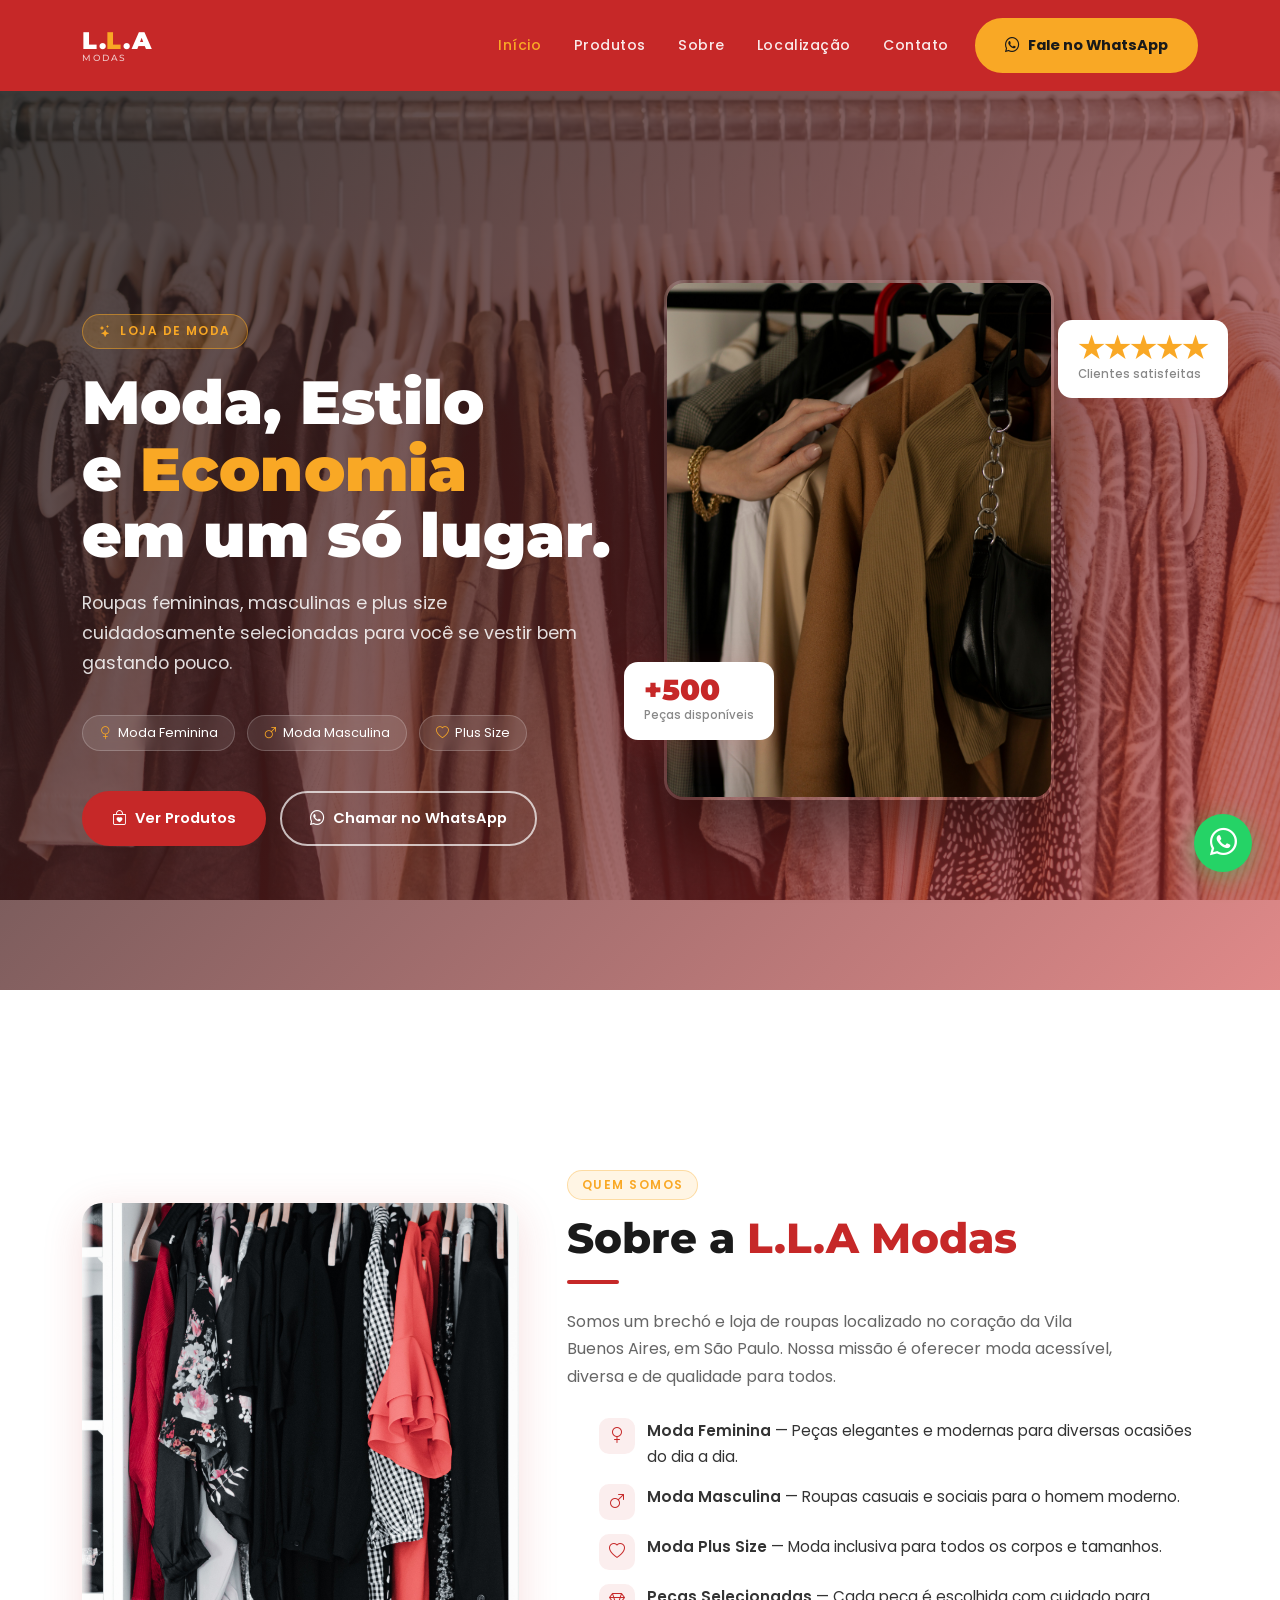
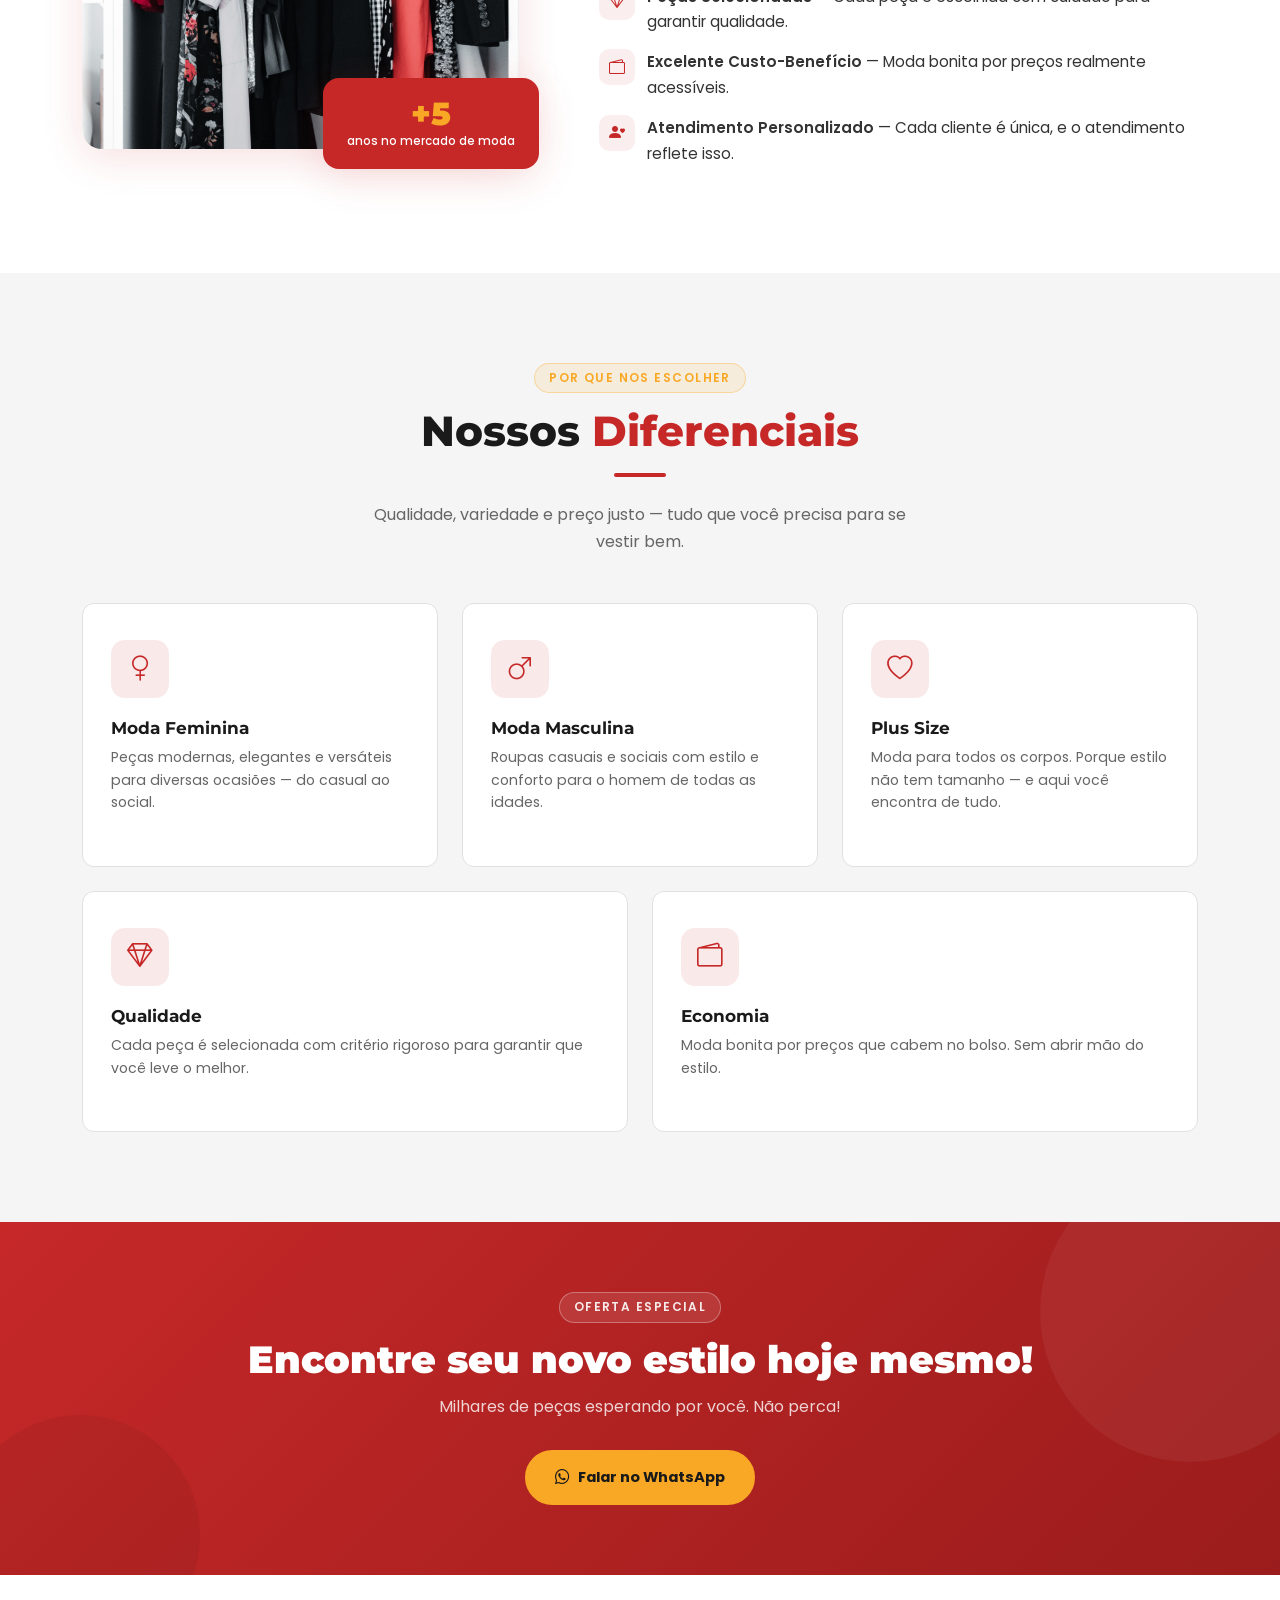
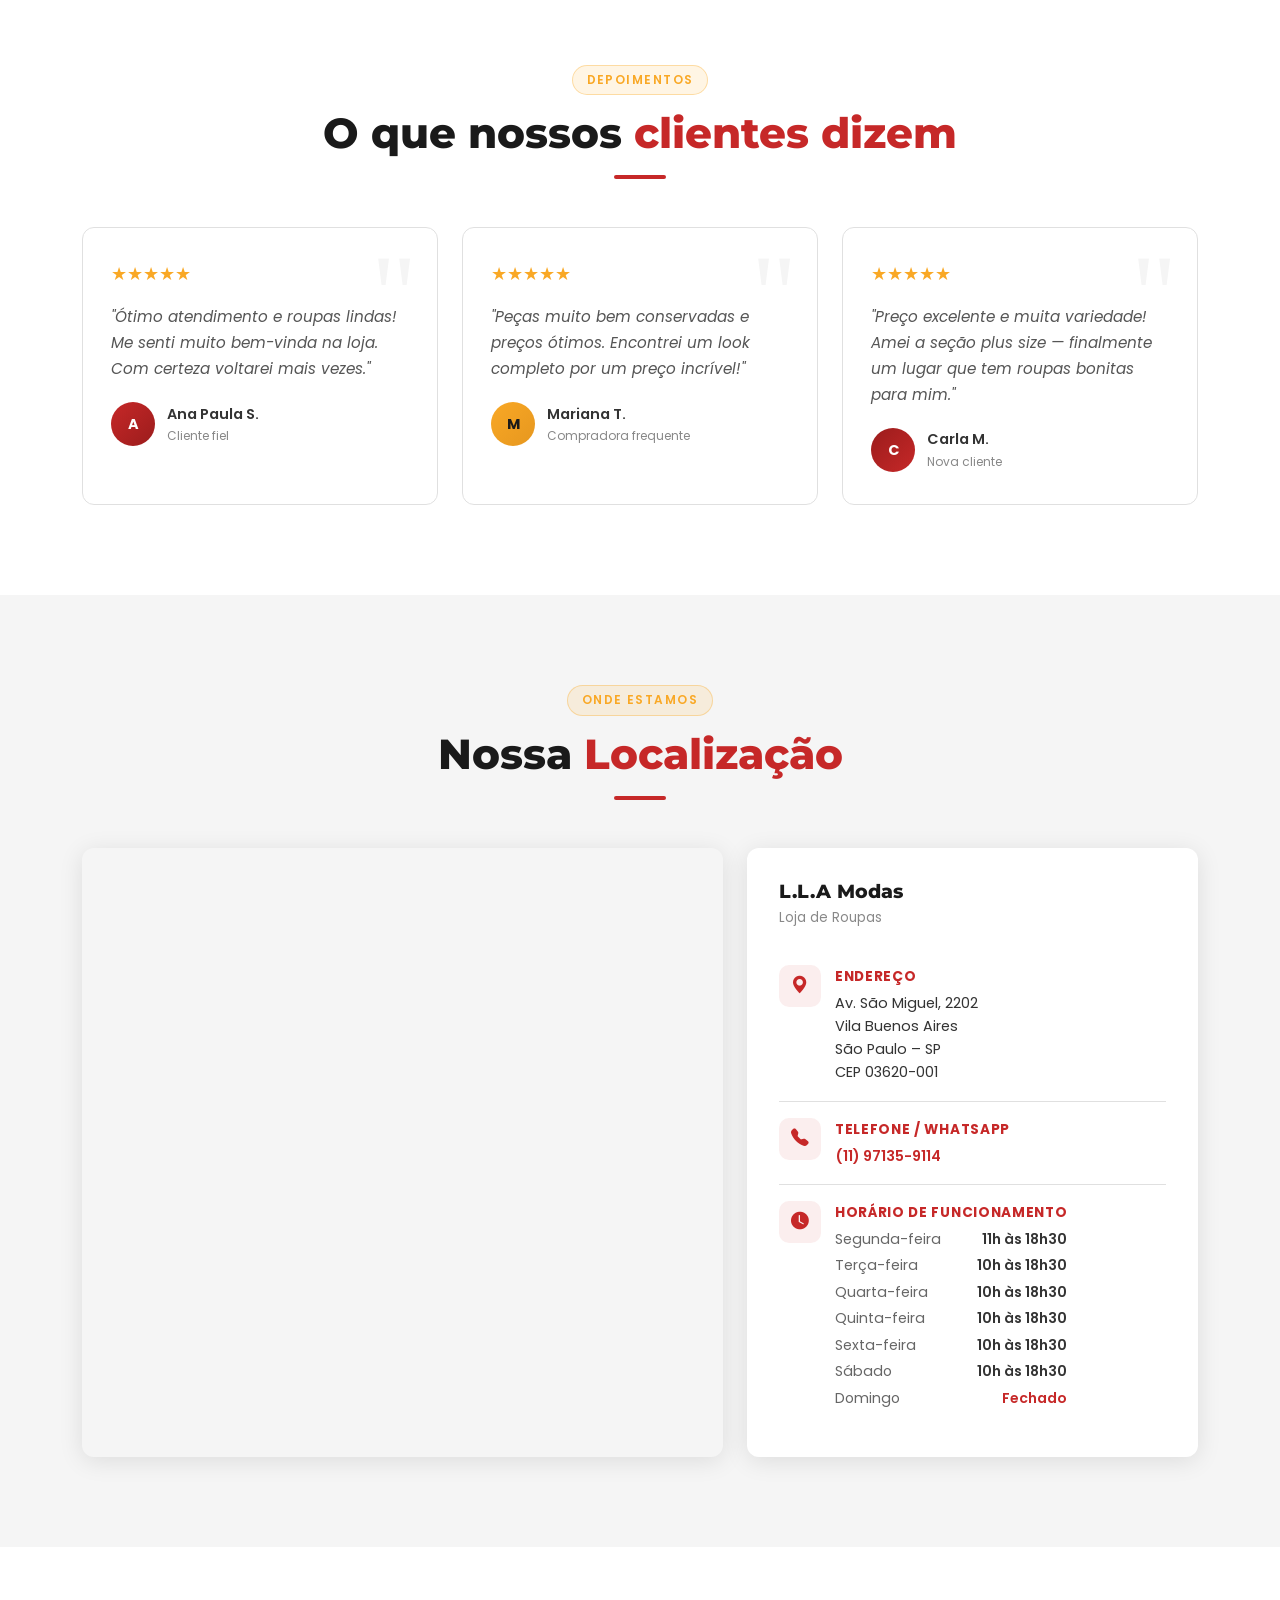
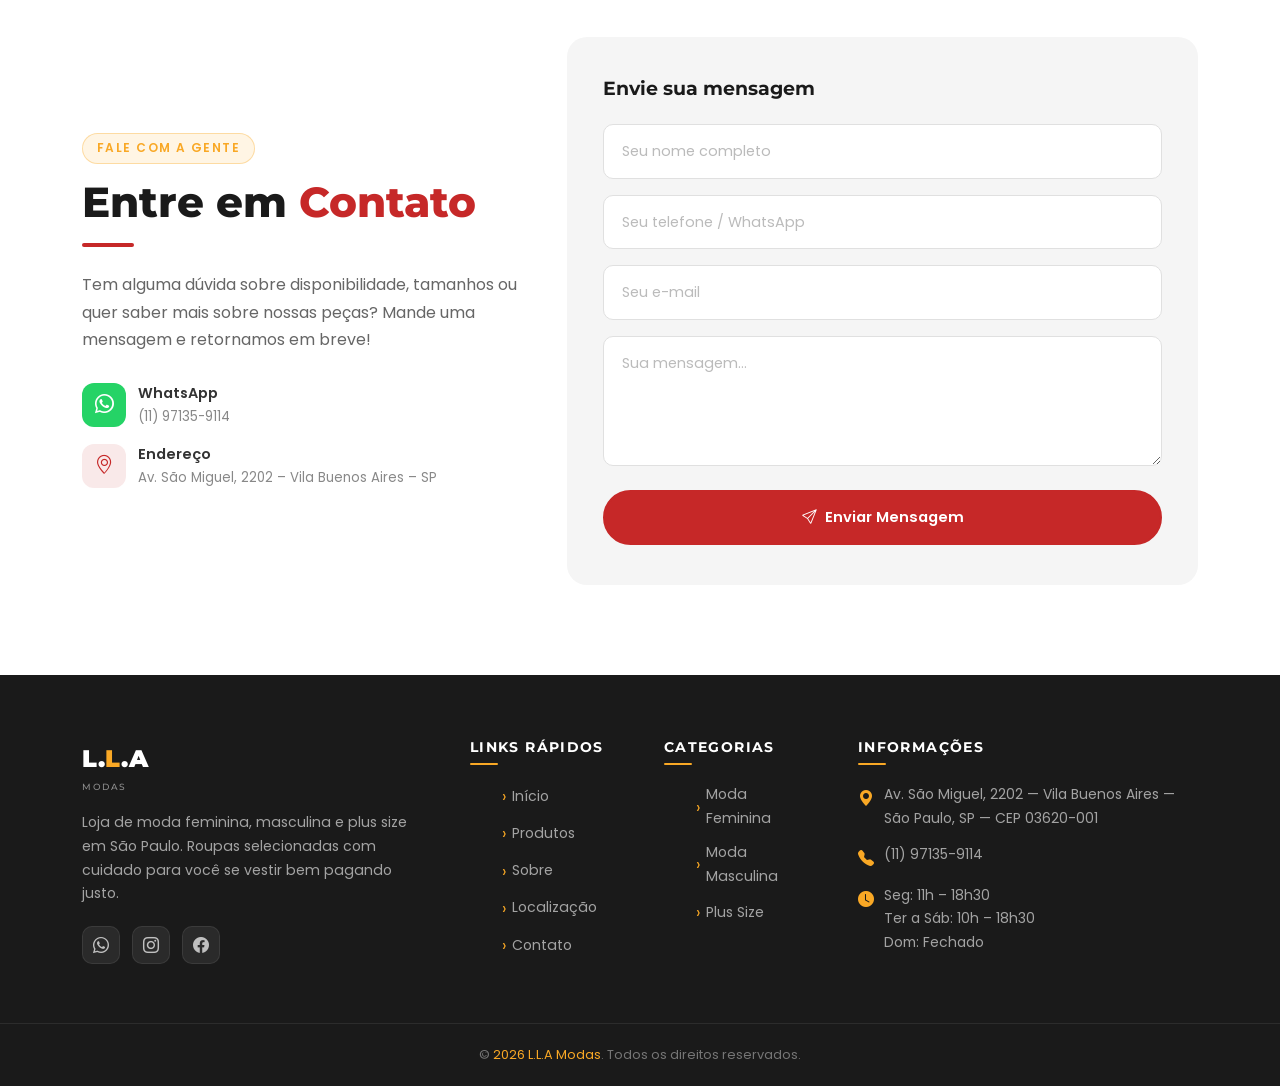
<file: index.html>
<!DOCTYPE html>
<html lang="pt-br">
<head>
  <meta charset="UTF-8">
  <meta name="viewport" content="width=device-width, initial-scale=1.0">
  <title>L.L.A Modas</title>
</head>
<body>
  
</body>
</html>

<!DOCTYPE html>
<html lang="pt-BR">
<head>
  <meta charset="UTF-8" />
  <meta name="viewport" content="width=device-width, initial-scale=1.0" />

  <!-- SEO -->
  <title>L.L.A Modas - Loja de Roupas em São Paulo</title>
  <meta name="description" content="L.L.A Modas: moda feminina, masculina e plus size com excelente custo-benefício em São Paulo. Roupas selecionadas para você se vestir bem gastando pouco." />
  <meta name="keywords" content="brechó São Paulo, loja de roupas SP, moda feminina, moda masculina, plus size, roupas baratas São Paulo, Vila Buenos Aires" />
  <meta name="robots" content="index, follow" />
  <meta name="author" content="L.L.A Modas" />

  <!-- Open Graph -->
  <meta property="og:title" content="L.L.A Modas — Moda, Estilo e Economia" />
  <meta property="og:description" content="Roupas femininas, masculinas e plus size selecionadas com cuidado. Venha nos visitar em São Paulo!" />
  <meta property="og:image" content="img/hero.jpg" />
  <meta property="og:type" content="website" />
  <meta property="og:locale" content="pt_BR" />

  <!-- Favicon -->
  <link rel="icon" type="image/png" href="img/logo.png" />

  <!-- Bootstrap 5 CSS -->
  <link href="https://cdn.jsdelivr.net/npm/bootstrap@5.3.3/dist/css/bootstrap.min.css" rel="stylesheet" />
  <!-- Bootstrap Icons -->
  <link href="https://cdn.jsdelivr.net/npm/bootstrap-icons@1.11.3/font/bootstrap-icons.min.css" rel="stylesheet" />
  <!-- AOS -->
  <link href="https://unpkg.com/aos@2.3.4/dist/aos.css" rel="stylesheet" />
  <!-- Estilo personalizado -->
  <link rel="stylesheet" href="css/style.css" />
</head>
<body>

  <!-- ============================================================
       NAVBAR
  ============================================================ -->
  <nav class="navbar navbar-expand-lg" id="navbar">
    <div class="container">
      <!-- Logo -->
      <a class="navbar-brand" href="index.html">
        L.<span>L</span>.A<br>
        <small>MODAS</small>
      </a>

      <!-- Toggler mobile -->
      <button class="navbar-toggler" type="button"
              data-bs-toggle="collapse" data-bs-target="#navMenu"
              aria-controls="navMenu" aria-expanded="false"
              aria-label="Abrir menu">
        <span class="navbar-toggler-icon"></span>
      </button>

      <!-- Links -->
      <div class="collapse navbar-collapse" id="navMenu">
        <ul class="navbar-nav ms-auto align-items-lg-center gap-lg-1 py-3 py-lg-0">
          <li class="nav-item"><a class="nav-link active" href="#inicio">Início</a></li>
          <li class="nav-item"><a class="nav-link" href="produtos.html">Produtos</a></li>
          <li class="nav-item"><a class="nav-link" href="#sobre">Sobre</a></li>
          <li class="nav-item"><a class="nav-link" href="#localizacao">Localização</a></li>
          <li class="nav-item"><a class="nav-link" href="#contato">Contato</a></li>
          <li class="nav-item ms-lg-2 mt-2 mt-lg-0">
            <a class="btn-yellow" href="https://wa.me/5511971359114?text=Ol%C3%A1!%20Gostaria%20de%20conhecer%20as%20roupas%20da%20L.L.A%20Modas." target="_blank" rel="noopener">
              <i class="bi bi-whatsapp"></i> Fale no WhatsApp
            </a>
          </li>
        </ul>
      </div>
    </div>
  </nav>

  <!-- ============================================================
       HERO
  ============================================================ -->
  <section id="inicio">
    <div id="hero">
      <div class="hero-overlay"></div>
      <div class="container">
        <div class="row align-items-center g-5">

          <!-- Conteúdo principal -->
          <div class="col-lg-6 hero-content" data-aos="fade-right">
            <div class="hero-tag">
              <i class="bi bi-stars"></i>Loja de Moda
            </div>

            <h1 class="hero-title">
              Moda, Estilo<br>
              e <span class="accent">Economia</span><br>
              em um só lugar.
            </h1>

            <p class="hero-desc">
              Roupas femininas, masculinas e plus size cuidadosamente selecionadas para você se vestir bem gastando pouco.
            </p>

            <!-- Badges de categoria -->
            <div class="hero-badges">
              <span class="hero-badge"><i class="bi bi-gender-female text-yellow"></i> Moda Feminina</span>
              <span class="hero-badge"><i class="bi bi-gender-male text-yellow"></i> Moda Masculina</span>
              <span class="hero-badge"><i class="bi bi-heart text-yellow"></i> Plus Size</span>
            </div>

            <!-- Botões de ação -->
            <div class="hero-actions">
              <a href="produtos.html" class="btn-red">
                <i class="bi bi-bag-heart"></i> Ver Produtos
              </a>
              <a href="https://wa.me/5511971359114?text=Ol%C3%A1!%20Gostaria%20de%20conhecer%20as%20roupas%20da%20L.L.A%20Modas." target="_blank" rel="noopener" class="btn-outline-white">
                <i class="bi bi-whatsapp"></i> Chamar no WhatsApp
              </a>
            </div>
          </div>

          <!-- Card visual de imagem -->
          <div class="col-lg-6 d-none d-lg-block" data-aos="fade-left" data-aos-delay="150">
            <div class="hero-image-wrap">
              <div class="hero-img-card">
                <img src="img/herosub.jpg" alt="Roupas L.L.A Modas" loading="eager" />
              </div>

              <!-- Estatísticas flutuantes -->
              <div class="hero-stat-card left" data-aos="zoom-in" data-aos-delay="400">
                <div class="number">+500</div>
                <div class="label">Peças disponíveis</div>
              </div>
              <div class="hero-stat-card top-right" data-aos="zoom-in" data-aos-delay="500">
                <div class="number" style="color:var(--yellow)">★★★★★</div>
                <div class="label">Clientes satisfeitas</div>
              </div>
            </div>
          </div>

        </div>
      </div>
    </div>
  </section>

  <!-- 
       SOBRE
-->
  <section id="sobre">
    <div class="container">
      <div class="row align-items-center g-5">

        <!-- Imagem -->
        <div class="col-lg-5" data-aos="fade-right">
          <div class="sobre-img-wrap">
            <div class="sobre-img-main">
              <img data-src="img/sobre.jpg" src="img/sobre.jpg" alt="Araras da L.L.A Modas" loading="lazy" />
            </div>
            <div class="sobre-badge-float" data-aos="zoom-in" data-aos-delay="300">
              <div class="num">+5</div>
              <div class="txt">anos no mercado de moda</div>
            </div>
          </div>
        </div>

        <!-- Texto -->
        <div class="col-lg-7" data-aos="fade-left">
          <span class="section-tag">Quem somos</span>
          <h2 class="section-title">Sobre a <span class="text-red">L.L.A Modas</span></h2>
          <div class="divider"></div>
          <p class="section-subtitle mb-4">
            Somos um brechó e loja de roupas localizado no coração da Vila Buenos Aires, em São Paulo. Nossa missão é oferecer moda acessível, diversa e de qualidade para todos.
          </p>

          <ul class="sobre-feature-list">
            <li>
              <div class="icon-wrap"><i class="bi bi-gender-female"></i></div>
              <div><strong>Moda Feminina</strong> — Peças elegantes e modernas para diversas ocasiões do dia a dia.</div>
            </li>
            <li>
              <div class="icon-wrap"><i class="bi bi-gender-male"></i></div>
              <div><strong>Moda Masculina</strong> — Roupas casuais e sociais para o homem moderno.</div>
            </li>
            <li>
              <div class="icon-wrap"><i class="bi bi-heart"></i></div>
              <div><strong>Moda Plus Size</strong> — Moda inclusiva para todos os corpos e tamanhos.</div>
            </li>
            <li>
              <div class="icon-wrap"><i class="bi bi-gem"></i></div>
              <div><strong>Peças Selecionadas</strong> — Cada peça é escolhida com cuidado para garantir qualidade.</div>
            </li>
            <li>
              <div class="icon-wrap"><i class="bi bi-wallet2"></i></div>
              <div><strong>Excelente Custo-Benefício</strong> — Moda bonita por preços realmente acessíveis.</div>
            </li>
            <li>
              <div class="icon-wrap"><i class="bi bi-person-heart"></i></div>
              <div><strong>Atendimento Personalizado</strong> — Cada cliente é única, e o atendimento reflete isso.</div>
            </li>
          </ul>
        </div>

      </div>
    </div>
  </section>

  <!-- ============================================================
       DIFERENCIAIS
  ============================================================ -->
  <section id="diferenciais">
    <div class="container">
      <div class="text-center mb-5" data-aos="fade-up">
        <span class="section-tag">Por que nos escolher</span>
        <h2 class="section-title">Nossos <span class="text-red">Diferenciais</span></h2>
        <div class="divider mx-auto"></div>
        <p class="section-subtitle mx-auto">Qualidade, variedade e preço justo — tudo que você precisa para se vestir bem.</p>
      </div>

      <div class="row g-4">

        <div class="col-sm-6 col-lg-4" data-aos="fade-up" data-aos-delay="0">
          <div class="diferencial-card">
            <div class="icon-box"><i class="bi bi-gender-female"></i></div>
            <h4>Moda Feminina</h4>
            <p>Peças modernas, elegantes e versáteis para diversas ocasiões — do casual ao social.</p>
          </div>
        </div>

        <div class="col-sm-6 col-lg-4" data-aos="fade-up" data-aos-delay="80">
          <div class="diferencial-card">
            <div class="icon-box"><i class="bi bi-gender-male"></i></div>
            <h4>Moda Masculina</h4>
            <p>Roupas casuais e sociais com estilo e conforto para o homem de todas as idades.</p>
          </div>
        </div>

        <div class="col-sm-6 col-lg-4" data-aos="fade-up" data-aos-delay="160">
          <div class="diferencial-card">
            <div class="icon-box"><i class="bi bi-heart"></i></div>
            <h4>Plus Size</h4>
            <p>Moda para todos os corpos. Porque estilo não tem tamanho — e aqui você encontra de tudo.</p>
          </div>
        </div>

        <div class="col-sm-6 col-lg-6" data-aos="fade-up" data-aos-delay="240">
          <div class="diferencial-card">
            <div class="icon-box"><i class="bi bi-gem"></i></div>
            <h4>Qualidade</h4>
            <p>Cada peça é selecionada com critério rigoroso para garantir que você leve o melhor.</p>
          </div>
        </div>

        <div class="col-sm-12 col-lg-6" data-aos="fade-up" data-aos-delay="320">
          <div class="diferencial-card">
            <div class="icon-box"><i class="bi bi-wallet2"></i></div>
            <h4>Economia</h4>
            <p>Moda bonita por preços que cabem no bolso. Sem abrir mão do estilo.</p>
          </div>
        </div>

  
      </div>
    </div>
  </section>

  <!-- ============================================================
       BANNER PROMOCIONAL
  ============================================================ -->
  <section id="banner-promo">
    <div class="container text-center position-relative" style="z-index:2" data-aos="zoom-in">
      <p class="section-tag" style="background:rgba(255,255,255,.1);border-color:rgba(255,255,255,.3);color:rgba(255,255,255,.9)">
        Oferta especial
      </p>
      <h2 class="banner-promo-title">Encontre seu novo estilo hoje mesmo!</h2>
      <p class="banner-promo-sub">Milhares de peças esperando por você. Não perca!</p>
      <a href="https://wa.me/5511971359114?text=Ol%C3%A1!%20Vi%20o%20site%20e%20quero%20saber%20sobre%20as%20pe%C3%A7as%20dispon%C3%ADveis." target="_blank" rel="noopener" class="btn-yellow">
        <i class="bi bi-whatsapp"></i> Falar no WhatsApp
      </a>
    </div>
  </section>

  <!-- ============================================================
       AVALIAÇÕES
  ============================================================ -->
  <section id="avaliacoes">
    <div class="container">
      <div class="text-center mb-5" data-aos="fade-up">
        <span class="section-tag">Depoimentos</span>
        <h2 class="section-title">O que nossos <span class="text-red">clientes dizem</span></h2>
        <div class="divider mx-auto"></div>
      </div>

      <div class="row g-4">

        <div class="col-md-4" data-aos="fade-up" data-aos-delay="0">
          <div class="avaliacao-card">
            <div class="stars">★★★★★</div>
            <p class="avaliacao-text">"Ótimo atendimento e roupas lindas! Me senti muito bem-vinda na loja. Com certeza voltarei mais vezes."</p>
            <div class="avaliacao-author">
              <div class="author-avatar">A</div>
              <div>
                <div class="author-name">Ana Paula S.</div>
                <div class="author-label">Cliente fiel</div>
              </div>
            </div>
          </div>
        </div>

        <div class="col-md-4" data-aos="fade-up" data-aos-delay="100">
          <div class="avaliacao-card">
            <div class="stars">★★★★★</div>
            <p class="avaliacao-text">"Peças muito bem conservadas e preços ótimos. Encontrei um look completo por um preço incrível!"</p>
            <div class="avaliacao-author">
              <div class="author-avatar" style="background:linear-gradient(135deg,#F9A825,#e6971f);color:#1A1A1A">M</div>
              <div>
                <div class="author-name">Mariana T.</div>
                <div class="author-label">Compradora frequente</div>
              </div>
            </div>
          </div>
        </div>

        <div class="col-md-4" data-aos="fade-up" data-aos-delay="200">
          <div class="avaliacao-card">
            <div class="stars">★★★★★</div>
            <p class="avaliacao-text">"Preço excelente e muita variedade! Amei a seção plus size — finalmente um lugar que tem roupas bonitas para mim."</p>
            <div class="avaliacao-author">
              <div class="author-avatar" style="background:linear-gradient(135deg,#9b1c1c,#C62828)">C</div>
              <div>
                <div class="author-name">Carla M.</div>
                <div class="author-label">Nova cliente</div>
              </div>
            </div>
          </div>
        </div>

      </div>
    </div>
  </section>

  <!-- ============================================================
       LOCALIZAÇÃO
  ============================================================ -->
  <section id="localizacao">
    <div class="container">
      <div class="text-center mb-5" data-aos="fade-up">
        <span class="section-tag">Onde estamos</span>
        <h2 class="section-title">Nossa <span class="text-red">Localização</span></h2>
        <div class="divider mx-auto"></div>
      </div>

      <div class="row g-4 align-items-stretch">

        <!-- Mapa -->
        <div class="col-lg-7" data-aos="fade-right">
          <div class="map-container">
            <iframe
              src="https://www.google.com/maps/embed?pb=!1m18!1m12!1m3!1d3655.8499843993985!2d-46.53044242478856!3d-23.544319661007055!2m3!1f0!2f0!3f0!3m2!1i1024!2i768!4f13.1!3m3!1m2!1s0x94ce5f69f9fb5ddf%3A0x5d9fc2f9b7e7aa59!2sAv.%20S%C3%A3o%20Miguel%2C%202202%20-%20Vila%20Buenos%20Aires%2C%20S%C3%A3o%20Paulo%20-%20SP%2C%2003620-001!5e0!3m2!1spt-BR!2sbr!4v1700000000000"
              allowfullscreen=""
              loading="lazy"
              referrerpolicy="no-referrer-when-downgrade"
              title="Localização da L.L.A Modas">
            </iframe>
          </div>
        </div>

        <!-- Informações -->
        <div class="col-lg-5" data-aos="fade-left">
          <div class="info-card">
            <h3 style="font-size:1.2rem;font-weight:800;margin-bottom:4px">L.L.A Modas</h3>
            <p style="font-size:.83rem;color:#888;margin-bottom:20px">Loja de Roupas</p>

            <div class="info-item">
              <div class="info-icon"><i class="bi bi-geo-alt-fill"></i></div>
              <div>
                <div class="info-label">Endereço</div>
                <div class="info-text">Av. São Miguel, 2202<br>Vila Buenos Aires<br>São Paulo – SP<br>CEP 03620-001</div>
              </div>
            </div>

            <div class="info-item">
              <div class="info-icon"><i class="bi bi-telephone-fill"></i></div>
              <div>
                <div class="info-label">Telefone / WhatsApp</div>
                <div class="info-text">
                  <a href="https://wa.me/5511971359114" target="_blank" rel="noopener" style="color:var(--red);font-weight:600">
                    (11) 97135-9114
                  </a>
                </div>
              </div>
            </div>

            <div class="info-item">
              <div class="info-icon"><i class="bi bi-clock-fill"></i></div>
              <div>
                <div class="info-label">Horário de Funcionamento</div>
                <div class="info-text">
                  <div class="horario-grid">
                    <div class="horario-row"><span class="dia">Segunda-feira</span><span class="hora">11h às 18h30</span></div>
                    <div class="horario-row"><span class="dia">Terça-feira</span><span class="hora">10h às 18h30</span></div>
                    <div class="horario-row"><span class="dia">Quarta-feira</span><span class="hora">10h às 18h30</span></div>
                    <div class="horario-row"><span class="dia">Quinta-feira</span><span class="hora">10h às 18h30</span></div>
                    <div class="horario-row"><span class="dia">Sexta-feira</span><span class="hora">10h às 18h30</span></div>
                    <div class="horario-row"><span class="dia">Sábado</span><span class="hora">10h às 18h30</span></div>
                    <div class="horario-row"><span class="dia">Domingo</span><span class="fechado">Fechado</span></div>
                  </div>
                </div>
              </div>
            </div>

          </div>
        </div>

      </div>
    </div>
  </section>

  <!-- ============================================================
       CONTATO
  ============================================================ -->
  <section id="contato">
    <div class="container">
      <div class="row align-items-center g-5">

        <!-- Texto lateral -->
        <div class="col-lg-5" data-aos="fade-right">
          <span class="section-tag">Fale com a gente</span>
          <h2 class="section-title">Entre em <span class="text-red">Contato</span></h2>
          <div class="divider"></div>
          <p style="color:#666;margin-bottom:28px">
            Tem alguma dúvida sobre disponibilidade, tamanhos ou quer saber mais sobre nossas peças? Mande uma mensagem e retornamos em breve!
          </p>

          <div style="display:flex;flex-direction:column;gap:14px">
            <a href="https://wa.me/5511971359114" target="_blank" rel="noopener"
               style="display:flex;align-items:center;gap:12px;text-decoration:none;color:var(--text)">
              <div style="width:44px;height:44px;background:#25D366;border-radius:12px;display:flex;align-items:center;justify-content:center;color:#fff;font-size:1.2rem;flex-shrink:0">
                <i class="bi bi-whatsapp"></i>
              </div>
              <div>
                <div style="font-weight:600;font-size:.9rem">WhatsApp</div>
                <div style="font-size:.83rem;color:#888">(11) 97135-9114</div>
              </div>
            </a>
            <div style="display:flex;align-items:center;gap:12px">
              <div style="width:44px;height:44px;background:rgba(198,40,40,.1);border-radius:12px;display:flex;align-items:center;justify-content:center;color:var(--red);font-size:1.2rem;flex-shrink:0">
                <i class="bi bi-geo-alt"></i>
              </div>
              <div>
                <div style="font-weight:600;font-size:.9rem">Endereço</div>
                <div style="font-size:.83rem;color:#888">Av. São Miguel, 2202 – Vila Buenos Aires – SP</div>
              </div>
            </div>
          </div>
        </div>

        <!-- Formulário -->
        <div class="col-lg-7" data-aos="fade-left">
          <div style="background:var(--gray);border-radius:20px;padding:40px 36px">
            <h3 style="font-size:1.2rem;font-weight:700;margin-bottom:24px">Envie sua mensagem</h3>
            <form id="contact-form" novalidate>
              <input type="text" name="name" class="form-control-lla" placeholder="Seu nome completo" required />
              <input type="tel" name="phone" class="form-control-lla" placeholder="Seu telefone / WhatsApp" />
              <input type="email" name="email" class="form-control-lla" placeholder="Seu e-mail" required />
              <textarea name="message" class="form-control-lla" placeholder="Sua mensagem…" required></textarea>

              <button type="submit" class="btn-red w-100" style="justify-content:center">
                <i class="bi bi-send"></i> Enviar Mensagem
              </button>
            </form>

            <!-- Mensagem de sucesso -->
            <div id="form-success" class="success-message">
              <i class="bi bi-check-circle-fill" style="font-size:1.3rem;color:#2e7d32"></i>
              Mensagem enviada com sucesso! Retornaremos em breve.
            </div>
          </div>
        </div>

      </div>
    </div>
  </section>

  <!-- ============================================================
       FOOTER
  ============================================================ -->
  <footer id="footer">
    <div class="container">
      <div class="row g-5">

        <!-- Coluna 1: Marca -->
        <div class="col-lg-4">
          <div class="footer-brand">L.<span>L</span>.A<br><small>MODAS</small></div>
          <p class="footer-desc mt-3">
            Loja de moda feminina, masculina e plus size em São Paulo. Roupas selecionadas com cuidado para você se vestir bem pagando justo.
          </p>
          <div class="footer-social">
            <a href="https://wa.me/5511971359114" target="_blank" rel="noopener" aria-label="WhatsApp"><i class="bi bi-whatsapp"></i></a>
            <a href="#" aria-label="Instagram"><i class="bi bi-instagram"></i></a>
            <a href="#" aria-label="Facebook"><i class="bi bi-facebook"></i></a>
          </div>
        </div>

        <!-- Coluna 2: Links rápidos -->
        <div class="col-sm-6 col-lg-2">
          <h5 class="footer-heading">Links Rápidos</h5>
          <ul class="footer-links">
            <li><a href="#inicio">Início</a></li>
            <li><a href="produtos.html">Produtos</a></li>
            <li><a href="#sobre">Sobre</a></li>
            <li><a href="#localizacao">Localização</a></li>
            <li><a href="#contato">Contato</a></li>
          </ul>
        </div>

        <!-- Coluna 3: Categorias -->
        <div class="col-sm-6 col-lg-2">
          <h5 class="footer-heading">Categorias</h5>
          <ul class="footer-links">
            <li><a href="produtos.html#feminino">Moda Feminina</a></li>
            <li><a href="produtos.html#masculino">Moda Masculina</a></li>
            <li><a href="produtos.html#plus">Plus Size</a></li>
          </ul>
        </div>

        <!-- Coluna 4: Informações -->
        <div class="col-lg-4">
          <h5 class="footer-heading">Informações</h5>
          <div class="footer-info-item">
            <i class="bi bi-geo-alt-fill"></i>
            <span>Av. São Miguel, 2202 — Vila Buenos Aires — São Paulo, SP — CEP 03620-001</span>
          </div>
          <div class="footer-info-item">
            <i class="bi bi-telephone-fill"></i>
            <span><a href="https://wa.me/5511971359114" target="_blank" rel="noopener" style="color:rgba(255,255,255,.6)">(11) 97135-9114</a></span>
          </div>
          <div class="footer-info-item">
            <i class="bi bi-clock-fill"></i>
            <div>
              <div>Seg: 11h – 18h30</div>
              <div>Ter a Sáb: 10h – 18h30</div>
              <div>Dom: Fechado</div>
            </div>
          </div>
        </div>

      </div>
    </div>

    <div class="footer-bottom">
  <div class="container">
    © <span class="footer-year"></span> <span>L.L.A Modas</span>. Todos os direitos reservados.
  </div>
</div>
  </footer>

  <!-- ============================================================
       WhatsApp FLUTUANTE
  ============================================================ -->
  <div id="whatsapp-float">
    <a href="https://wa.me/5511971359114?text=Ol%C3%A1!%20Gostaria%20de%20conhecer%20as%20roupas%20da%20L.L.A%20Modas."
       target="_blank" rel="noopener" aria-label="Chamar no WhatsApp">
      <i class="bi bi-whatsapp"></i>
    </a>
  </div>

  <!-- Botão Voltar ao Topo -->
  <button id="back-to-top" aria-label="Voltar ao topo">
    <i class="bi bi-arrow-up"></i>
  </button>

  <!-- ============================================================
       SCRIPTS
  ============================================================ -->
  <script src="https://cdn.jsdelivr.net/npm/bootstrap@5.3.3/dist/js/bootstrap.bundle.min.js"></script>
  <script src="https://unpkg.com/aos@2.3.4/dist/aos.js"></script>
  <script src="js/script.js"></script>
</body>
</html>
</file>
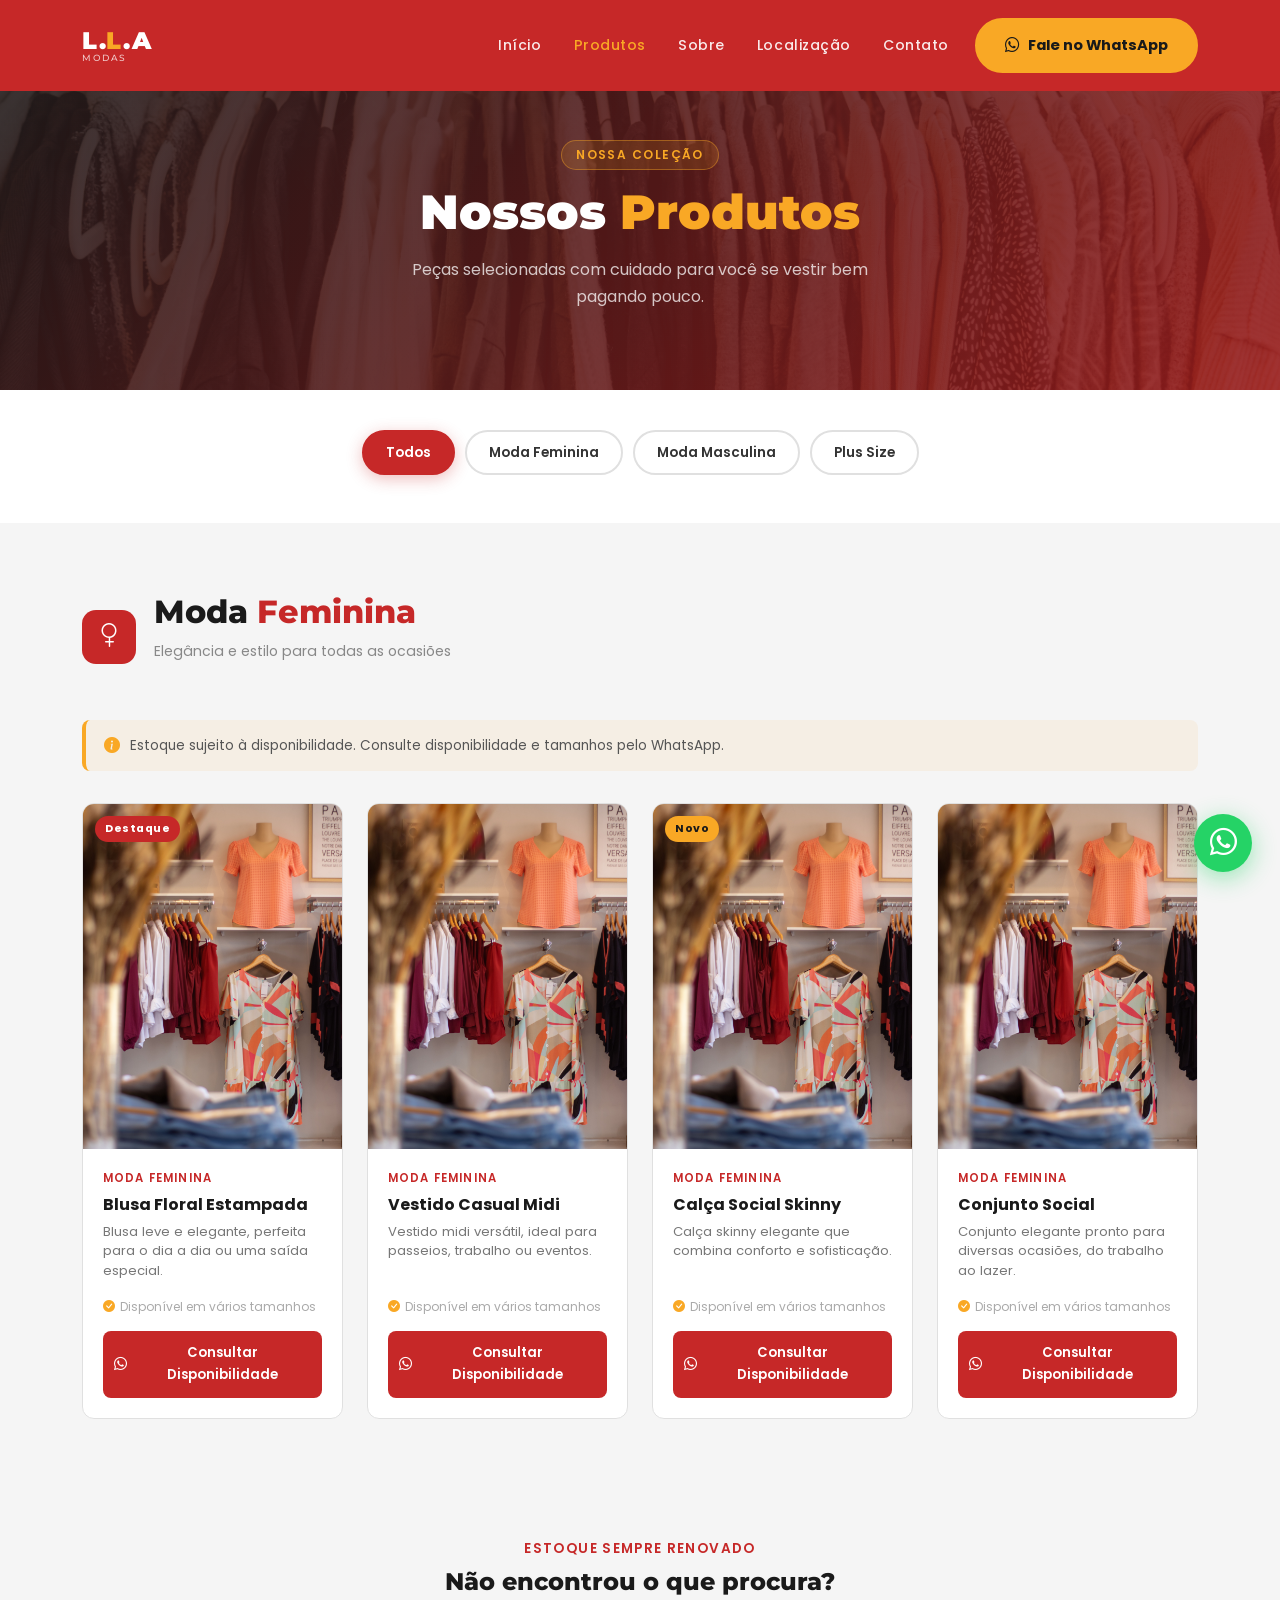
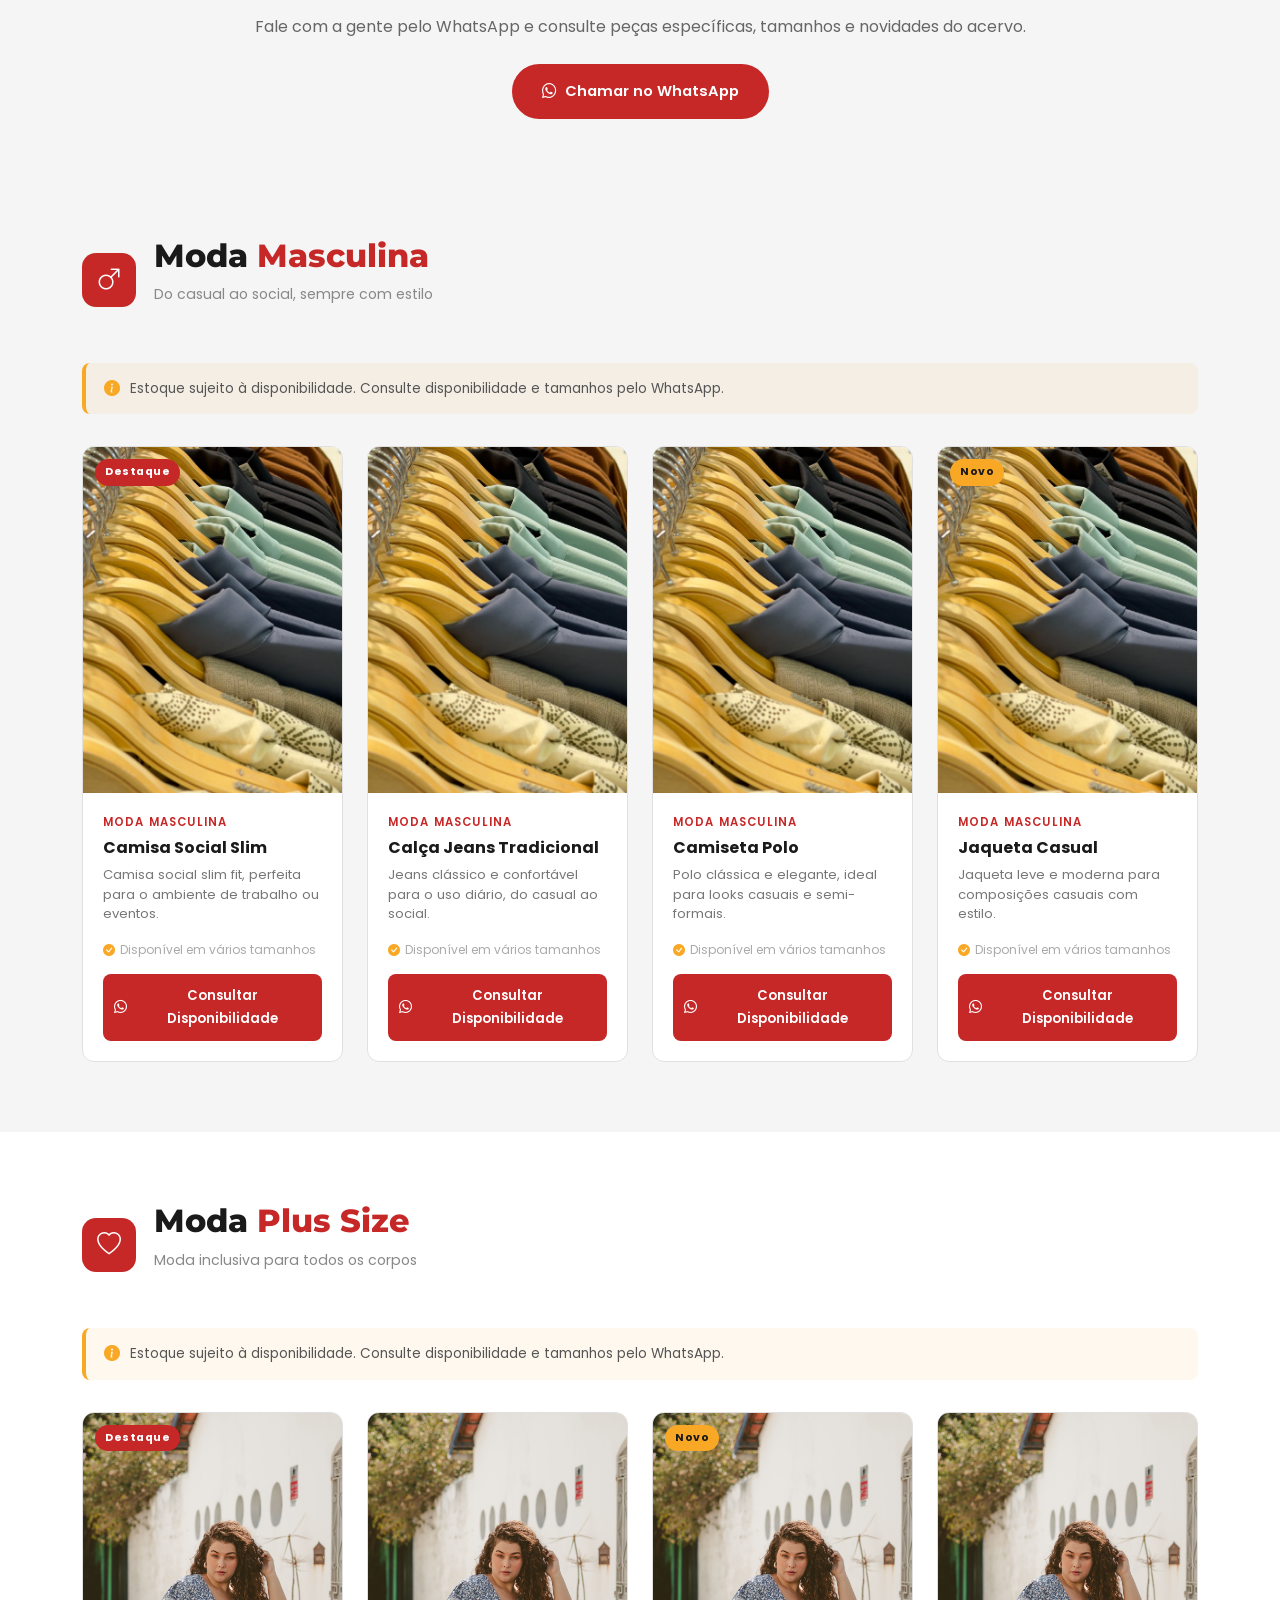
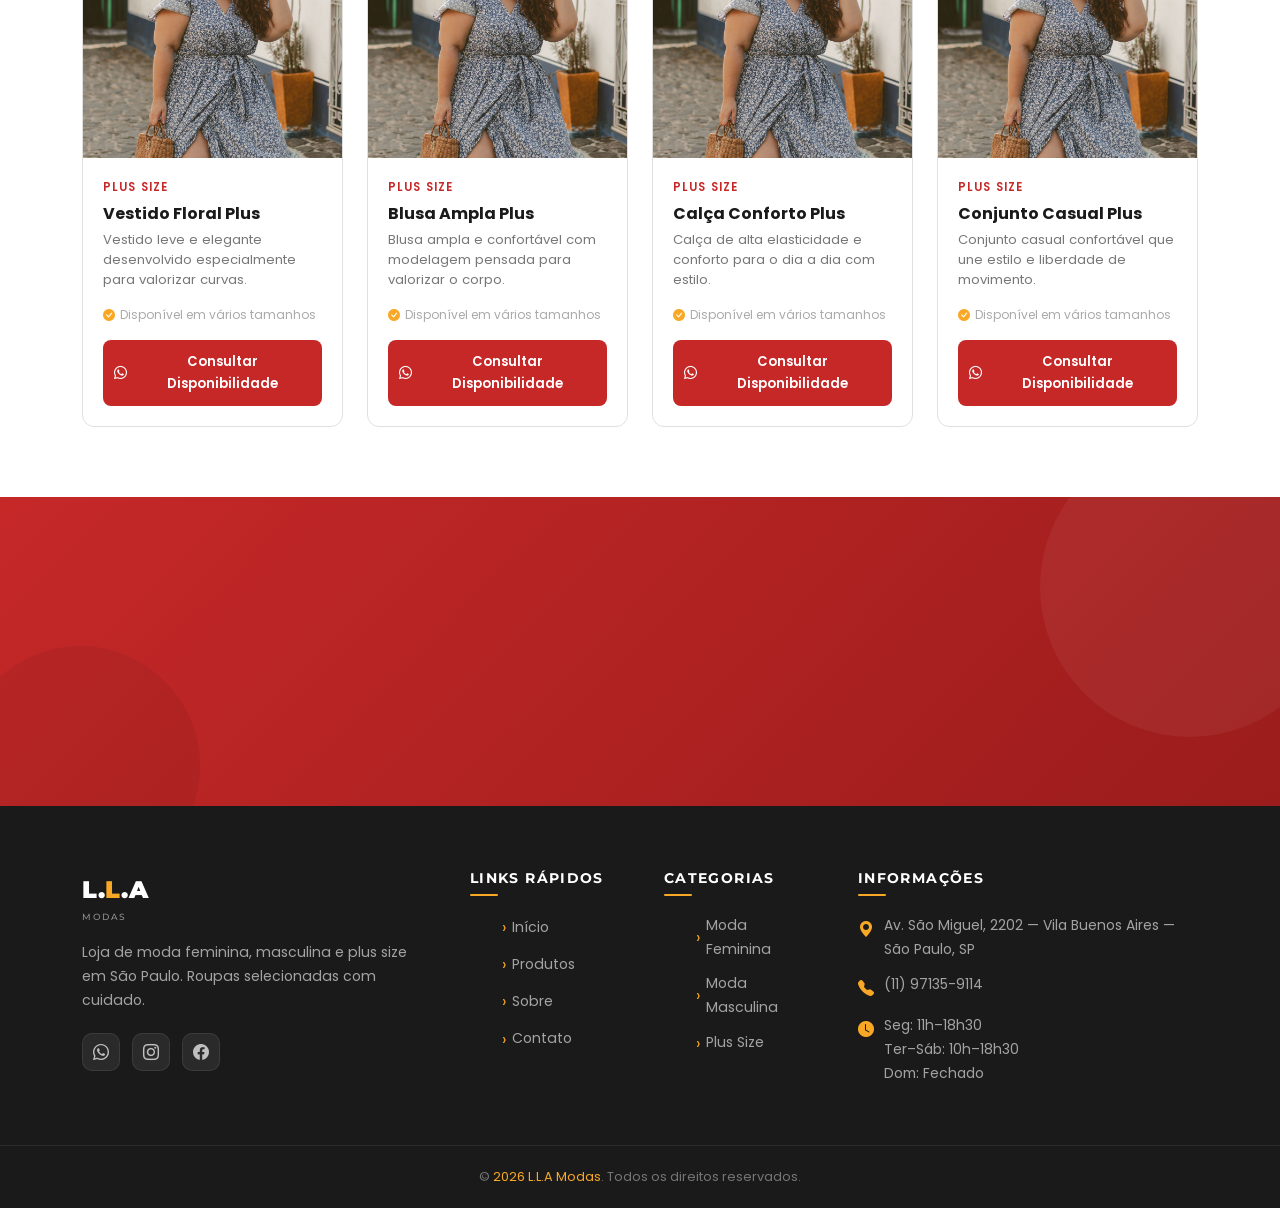
<file: produtos.html>
<!DOCTYPE html>
<html lang="pt-BR">
<head>
  <meta charset="UTF-8" />
  <meta name="viewport" content="width=device-width, initial-scale=1.0" />

  <!-- SEO -->
  <title>Produtos — L.L.A Modas | Roupas Femininas, Masculinas e Plus Size</title>
  <meta name="description" content="Explore a coleção da L.L.A Modas: moda feminina, masculina e plus size com excelente custo-benefício em São Paulo." />
  <meta name="robots" content="index, follow" />

  <!-- Open Graph -->
  <meta property="og:title" content="Produtos — L.L.A Modas" />
  <meta property="og:description" content="Roupas femininas, masculinas e plus size selecionadas com cuidado." />
  <meta property="og:image" content="img/hero.jpg" />
  <meta property="og:type" content="website" />

  <link rel="icon" type="image/png" href="img/logo.png" />

  <link href="https://cdn.jsdelivr.net/npm/bootstrap@5.3.3/dist/css/bootstrap.min.css" rel="stylesheet" />
  <link href="https://cdn.jsdelivr.net/npm/bootstrap-icons@1.11.3/font/bootstrap-icons.min.css" rel="stylesheet" />
  <link href="https://unpkg.com/aos@2.3.4/dist/aos.css" rel="stylesheet" />
  <link rel="stylesheet" href="css/style.css" />
</head>
<body>

  <!-- ============================================================
       NAVBAR 
  ============================================================ -->
  <nav class="navbar navbar-expand-lg scrolled" id="navbar">
    <div class="container">
      <a class="navbar-brand" href="index.html">
        L.<span>L</span>.A<br>
        <small>MODAS</small>
      </a>
      <button class="navbar-toggler" type="button"
              data-bs-toggle="collapse" data-bs-target="#navMenu"
              aria-controls="navMenu" aria-expanded="false" aria-label="Abrir menu">
        <span class="navbar-toggler-icon"></span>
      </button>
      <div class="collapse navbar-collapse" id="navMenu">
        <ul class="navbar-nav ms-auto align-items-lg-center gap-lg-1 py-3 py-lg-0">
          <li class="nav-item"><a class="nav-link" href="index.html#inicio">Início</a></li>
          <li class="nav-item"><a class="nav-link active" href="produtos.html">Produtos</a></li>
          <li class="nav-item"><a class="nav-link" href="index.html#sobre">Sobre</a></li>
          <li class="nav-item"><a class="nav-link" href="index.html#localizacao">Localização</a></li>
          <li class="nav-item"><a class="nav-link" href="index.html#contato">Contato</a></li>
          <li class="nav-item ms-lg-2 mt-2 mt-lg-0">
            <a class="btn-yellow" href="https://wa.me/5511971359114?text=Ol%C3%A1!%20Gostaria%20de%20conhecer%20as%20roupas%20da%20L.L.A%20Modas." target="_blank" rel="noopener">
              <i class="bi bi-whatsapp"></i> Fale no WhatsApp
            </a>
          </li>
        </ul>
      </div>
    </div>
  </nav>

  <!-- ============================================================
       HERO INTERNO
  ============================================================ -->
  <div class="page-hero">
    <div class="page-hero-content" data-aos="fade-up">
      <span class="section-tag" style="background:rgba(249,168,37,.15);border-color:rgba(249,168,37,.4);color:var(--yellow)">
        Nossa Coleção
      </span>
      <h1>Nossos <span style="color:var(--yellow)">Produtos</span></h1>
      <p>Peças selecionadas com cuidado para você se vestir bem pagando pouco.</p>
    </div>
  </div>

  <!-- ============================================================
       FILTROS DE CATEGORIA
  ============================================================ -->
  <div style="background:var(--white);padding:40px 0 0">
    <div class="container">
      <div class="cat-filter" data-aos="fade-up">
        <button class="cat-btn active" data-filter="todos">Todos</button>
        <button class="cat-btn" data-filter="feminino">Moda Feminina</button>
        <button class="cat-btn" data-filter="masculino">Moda Masculina</button>
        <button class="cat-btn" data-filter="plus">Plus Size</button>
      </div>
    </div>
  </div>

  <!-- ============================================================
       CATEGORIA: MODA FEMININA
  ============================================================ -->
  <section class="cat-section" id="feminino" data-cat="feminino">
    <div class="container">
      <div class="cat-section-head" data-aos="fade-right">
        <div class="cat-section-icon"><i class="bi bi-gender-female"></i></div>
        <div>
          <h2>Moda <span class="text-red">Feminina</span></h2>
          <p>Elegância e estilo para todas as ocasiões</p>
        </div>
      </div>

      <div class="stock-alert" data-aos="fade-up">
        <i class="bi bi-info-circle-fill"></i>
        Estoque sujeito à disponibilidade. Consulte disponibilidade e tamanhos pelo WhatsApp.
      </div>

      <div class="row g-4">

        <!-- Card 1 -->
        <div class="col-sm-6 col-lg-3" data-aos="fade-up" data-aos-delay="0">
          <div class="produto-card">
            <div class="produto-img">
              <img data-src="img/moda1.jpg" src="img/moda1.jpg" alt="Blusa Floral" loading="lazy" />
              <span class="produto-badge">Destaque</span>
            </div>
            <div class="produto-body">
              <div class="produto-cat">Moda Feminina</div>
              <div class="produto-name">Blusa Floral Estampada</div>
              <p class="produto-desc">Blusa leve e elegante, perfeita para o dia a dia ou uma saída especial.</p>
              <div class="produto-avail"><i class="bi bi-check-circle-fill"></i> Disponível em vários tamanhos</div>
              <button class="btn-wa" onclick="abrirWhatsApp('Olá! Gostaria de consultar a disponibilidade da Blusa Floral Estampada da L.L.A Modas.')">
                <i class="bi bi-whatsapp"></i> Consultar Disponibilidade
              </button>
            </div>
          </div>
        </div>

        <!-- Card 2 -->
        <div class="col-sm-6 col-lg-3" data-aos="fade-up" data-aos-delay="80">
          <div class="produto-card">
            <div class="produto-img">
              <img data-src="img/moda1.jpg" src="img/moda1.jpg" alt="Vestido Casual" loading="lazy" />
            </div>
            <div class="produto-body">
              <div class="produto-cat">Moda Feminina</div>
              <div class="produto-name">Vestido Casual Midi</div>
              <p class="produto-desc">Vestido midi versátil, ideal para passeios, trabalho ou eventos.</p>
              <div class="produto-avail"><i class="bi bi-check-circle-fill"></i> Disponível em vários tamanhos</div>
              <button class="btn-wa" onclick="abrirWhatsApp('Olá! Gostaria de consultar a disponibilidade do Vestido Casual Midi da L.L.A Modas.')">
                <i class="bi bi-whatsapp"></i> Consultar Disponibilidade
              </button>
            </div>
          </div>
        </div>

        <!-- Card 3 -->
        <div class="col-sm-6 col-lg-3" data-aos="fade-up" data-aos-delay="160">
          <div class="produto-card">
            <div class="produto-img">
              <img data-src="img/moda1.jpg" src="img/moda1.jpg" alt="Calça Social" loading="lazy" />
              <span class="produto-badge" style="background:var(--yellow);color:var(--black)">Novo</span>
            </div>
            <div class="produto-body">
              <div class="produto-cat">Moda Feminina</div>
              <div class="produto-name">Calça Social Skinny</div>
              <p class="produto-desc">Calça skinny elegante que combina conforto e sofisticação.</p>
              <div class="produto-avail"><i class="bi bi-check-circle-fill"></i> Disponível em vários tamanhos</div>
              <button class="btn-wa" onclick="abrirWhatsApp('Olá! Gostaria de consultar a disponibilidade da Calça Social Skinny da L.L.A Modas.')">
                <i class="bi bi-whatsapp"></i> Consultar Disponibilidade
              </button>
            </div>
          </div>
        </div>

        <!-- Card 4 -->
        <div class="col-sm-6 col-lg-3" data-aos="fade-up" data-aos-delay="240">
          <div class="produto-card">
            <div class="produto-img">
              <img data-src="img/moda1.jpg" src="img/moda1.jpg" alt="Conjunto Feminino" loading="lazy" />
            </div>
            <div class="produto-body">
              <div class="produto-cat">Moda Feminina</div>
              <div class="produto-name">Conjunto Social</div>
              <p class="produto-desc">Conjunto elegante pronto para diversas ocasiões, do trabalho ao lazer.</p>
              <div class="produto-avail"><i class="bi bi-check-circle-fill"></i> Disponível em vários tamanhos</div>
              <button class="btn-wa" onclick="abrirWhatsApp('Olá! Gostaria de consultar a disponibilidade do Conjunto Social Feminino da L.L.A Modas.')">
                <i class="bi bi-whatsapp"></i> Consultar Disponibilidade
              </button>
            </div>
          </div>
        </div>

      </div>
    </div>
  </section>

  <!-- ============================================================
       BANNER INTERMEDIÁRIO
  ============================================================ -->
  <div style="background:var(--gray);padding:48px 0" data-aos="fade-up">
    <div class="container text-center">
      <p style="font-size:.85rem;font-weight:600;letter-spacing:.1em;text-transform:uppercase;color:var(--red);margin-bottom:8px">Estoque sempre renovado</p>
      <h3 style="font-size:1.5rem;font-weight:800;margin-bottom:16px">Não encontrou o que procura?</h3>
      <p style="color:#666;margin-bottom:24px">Fale com a gente pelo WhatsApp e consulte peças específicas, tamanhos e novidades do acervo.</p>
      <a href="https://wa.me/5511971359114?text=Ol%C3%A1!%20Gostaria%20de%20consultar%20pe%C3%A7as%20espec%C3%ADficas%20da%20L.L.A%20Modas." target="_blank" rel="noopener" class="btn-red">
        <i class="bi bi-whatsapp"></i> Chamar no WhatsApp
      </a>
    </div>
  </div>

  <!-- ============================================================
       CATEGORIA: MODA MASCULINA
  ============================================================ -->
  <section class="cat-section" id="masculino" data-cat="masculino">
    <div class="container">
      <div class="cat-section-head" data-aos="fade-right">
        <div class="cat-section-icon"><i class="bi bi-gender-male"></i></div>
        <div>
          <h2>Moda <span class="text-red">Masculina</span></h2>
          <p>Do casual ao social, sempre com estilo</p>
        </div>
      </div>

      <div class="stock-alert" data-aos="fade-up">
        <i class="bi bi-info-circle-fill"></i>
        Estoque sujeito à disponibilidade. Consulte disponibilidade e tamanhos pelo WhatsApp.
      </div>

      <div class="row g-4">

        <!-- Card 1 -->
        <div class="col-sm-6 col-lg-3" data-aos="fade-up" data-aos-delay="0">
          <div class="produto-card">
            <div class="produto-img">
              <img data-src="img/moda3.jpg" src="img/moda3.jpg" alt="Camisa Social" loading="lazy" />
              <span class="produto-badge">Destaque</span>
            </div>
            <div class="produto-body">
              <div class="produto-cat">Moda Masculina</div>
              <div class="produto-name">Camisa Social Slim</div>
              <p class="produto-desc">Camisa social slim fit, perfeita para o ambiente de trabalho ou eventos.</p>
              <div class="produto-avail"><i class="bi bi-check-circle-fill"></i> Disponível em vários tamanhos</div>
              <button class="btn-wa" onclick="abrirWhatsApp('Olá! Gostaria de consultar a disponibilidade da Camisa Social Slim da L.L.A Modas.')">
                <i class="bi bi-whatsapp"></i> Consultar Disponibilidade
              </button>
            </div>
          </div>
        </div>

        <!-- Card 2 -->
        <div class="col-sm-6 col-lg-3" data-aos="fade-up" data-aos-delay="80">
          <div class="produto-card">
            <div class="produto-img">
              <img data-src="img/moda3.jpg" src="img/moda3.jpg" alt="Calça Jeans" loading="lazy" />
            </div>
            <div class="produto-body">
              <div class="produto-cat">Moda Masculina</div>
              <div class="produto-name">Calça Jeans Tradicional</div>
              <p class="produto-desc">Jeans clássico e confortável para o uso diário, do casual ao social.</p>
              <div class="produto-avail"><i class="bi bi-check-circle-fill"></i> Disponível em vários tamanhos</div>
              <button class="btn-wa" onclick="abrirWhatsApp('Olá! Gostaria de consultar a disponibilidade da Calça Jeans Tradicional da L.L.A Modas.')">
                <i class="bi bi-whatsapp"></i> Consultar Disponibilidade
              </button>
            </div>
          </div>
        </div>

        <!-- Card 3 -->
        <div class="col-sm-6 col-lg-3" data-aos="fade-up" data-aos-delay="160">
          <div class="produto-card">
            <div class="produto-img">
              <img data-src="img/moda3.jpg" src="img/moda3.jpg" alt="Polo Masculina" loading="lazy" />
            </div>
            <div class="produto-body">
              <div class="produto-cat">Moda Masculina</div>
              <div class="produto-name">Camiseta Polo</div>
              <p class="produto-desc">Polo clássica e elegante, ideal para looks casuais e semi-formais.</p>
              <div class="produto-avail"><i class="bi bi-check-circle-fill"></i> Disponível em vários tamanhos</div>
              <button class="btn-wa" onclick="abrirWhatsApp('Olá! Gostaria de consultar a disponibilidade da Camiseta Polo da L.L.A Modas.')">
                <i class="bi bi-whatsapp"></i> Consultar Disponibilidade
              </button>
            </div>
          </div>
        </div>

        <!-- Card 4 -->
        <div class="col-sm-6 col-lg-3" data-aos="fade-up" data-aos-delay="240">
          <div class="produto-card">
            <div class="produto-img">
              <img data-src="img/moda3.jpg" src="img/moda3.jpg" alt="Jaqueta Masculina" loading="lazy" />
              <span class="produto-badge" style="background:var(--yellow);color:var(--black)">Novo</span>
            </div>
            <div class="produto-body">
              <div class="produto-cat">Moda Masculina</div>
              <div class="produto-name">Jaqueta Casual</div>
              <p class="produto-desc">Jaqueta leve e moderna para composições casuais com estilo.</p>
              <div class="produto-avail"><i class="bi bi-check-circle-fill"></i> Disponível em vários tamanhos</div>
              <button class="btn-wa" onclick="abrirWhatsApp('Olá! Gostaria de consultar a disponibilidade da Jaqueta Casual Masculina da L.L.A Modas.')">
                <i class="bi bi-whatsapp"></i> Consultar Disponibilidade
              </button>
            </div>
          </div>
        </div>

      </div>
    </div>
  </section>

  <!-- ============================================================
       CATEGORIA: PLUS SIZE
  ============================================================ -->
  <section class="cat-section" id="plus" data-cat="plus" style="background:var(--white)">
    <div class="container">
      <div class="cat-section-head" data-aos="fade-right">
        <div class="cat-section-icon"><i class="bi bi-heart"></i></div>
        <div>
          <h2>Moda <span class="text-red">Plus Size</span></h2>
          <p>Moda inclusiva para todos os corpos</p>
        </div>
      </div>

      <div class="stock-alert" data-aos="fade-up">
        <i class="bi bi-info-circle-fill"></i>
        Estoque sujeito à disponibilidade. Consulte disponibilidade e tamanhos pelo WhatsApp.
      </div>

      <div class="row g-4">

        <!-- Card 1 -->
        <div class="col-sm-6 col-lg-3" data-aos="fade-up" data-aos-delay="0">
          <div class="produto-card">
            <div class="produto-img">
              <img data-src="img/plus-size.jpg" src="img/plus-size.jpg" alt="Vestido Plus Size" loading="lazy" />
              <span class="produto-badge">Destaque</span>
            </div>
            <div class="produto-body">
              <div class="produto-cat">Plus Size</div>
              <div class="produto-name">Vestido Floral Plus</div>
              <p class="produto-desc">Vestido leve e elegante desenvolvido especialmente para valorizar curvas.</p>
              <div class="produto-avail"><i class="bi bi-check-circle-fill"></i> Disponível em vários tamanhos</div>
              <button class="btn-wa" onclick="abrirWhatsApp('Olá! Gostaria de consultar a disponibilidade do Vestido Floral Plus Size da L.L.A Modas.')">
                <i class="bi bi-whatsapp"></i> Consultar Disponibilidade
              </button>
            </div>
          </div>
        </div>

        <!-- Card 2 -->
        <div class="col-sm-6 col-lg-3" data-aos="fade-up" data-aos-delay="80">
          <div class="produto-card">
            <div class="produto-img">
              <img data-src="img/plus-size.jpg" src="img/plus-size.jpg" alt="Blusa Plus Size" loading="lazy" />
            </div>
            <div class="produto-body">
              <div class="produto-cat">Plus Size</div>
              <div class="produto-name">Blusa Ampla Plus</div>
              <p class="produto-desc">Blusa ampla e confortável com modelagem pensada para valorizar o corpo.</p>
              <div class="produto-avail"><i class="bi bi-check-circle-fill"></i> Disponível em vários tamanhos</div>
              <button class="btn-wa" onclick="abrirWhatsApp('Olá! Gostaria de consultar a disponibilidade da Blusa Ampla Plus Size da L.L.A Modas.')">
                <i class="bi bi-whatsapp"></i> Consultar Disponibilidade
              </button>
            </div>
          </div>
        </div>

        <!-- Card 3 -->
        <div class="col-sm-6 col-lg-3" data-aos="fade-up" data-aos-delay="160">
          <div class="produto-card">
            <div class="produto-img">
              <img data-src="img/plus-size.jpg" src="img/plus-size.jpg" alt="Calça Plus Size" loading="lazy" />
              <span class="produto-badge" style="background:var(--yellow);color:var(--black)">Novo</span>
            </div>
            <div class="produto-body">
              <div class="produto-cat">Plus Size</div>
              <div class="produto-name">Calça Conforto Plus</div>
              <p class="produto-desc">Calça de alta elasticidade e conforto para o dia a dia com estilo.</p>
              <div class="produto-avail"><i class="bi bi-check-circle-fill"></i> Disponível em vários tamanhos</div>
              <button class="btn-wa" onclick="abrirWhatsApp('Olá! Gostaria de consultar a disponibilidade da Calça Conforto Plus Size da L.L.A Modas.')">
                <i class="bi bi-whatsapp"></i> Consultar Disponibilidade
              </button>
            </div>
          </div>
        </div>

        <!-- Card 4 -->
        <div class="col-sm-6 col-lg-3" data-aos="fade-up" data-aos-delay="240">
          <div class="produto-card">
            <div class="produto-img">
              <img data-src="img/plus-size.jpg" src="img/plus-size.jpg" alt="Conjunto Plus Size" loading="lazy" />
            </div>
            <div class="produto-body">
              <div class="produto-cat">Plus Size</div>
              <div class="produto-name">Conjunto Casual Plus</div>
              <p class="produto-desc">Conjunto casual confortável que une estilo e liberdade de movimento.</p>
              <div class="produto-avail"><i class="bi bi-check-circle-fill"></i> Disponível em vários tamanhos</div>
              <button class="btn-wa" onclick="abrirWhatsApp('Olá! Gostaria de consultar a disponibilidade do Conjunto Casual Plus Size da L.L.A Modas.')">
                <i class="bi bi-whatsapp"></i> Consultar Disponibilidade
              </button>
            </div>
          </div>
        </div>

      </div>
    </div>
  </section>

  <!-- ============================================================
       BANNER FINAL
  ============================================================ -->
  <div id="banner-promo" style="padding:70px 0">
    <div class="container text-center position-relative" style="z-index:2" data-aos="zoom-in">
      <h2 class="banner-promo-title">Encontre seu novo estilo hoje mesmo!</h2>
      <p class="banner-promo-sub">Estoque sempre renovado. Entre em contato e confira o que temos disponível.</p>
      <a href="https://wa.me/5511971359114?text=Ol%C3%A1!%20Vi%20os%20produtos%20no%20site%20e%20quero%20saber%20mais%20sobre%20a%20L.L.A%20Modas." target="_blank" rel="noopener" class="btn-yellow">
        <i class="bi bi-whatsapp"></i> Falar no WhatsApp
      </a>
    </div>
  </div>

  <!-- ============================================================
       FOOTER
  ============================================================ -->
  <footer id="footer">
    <div class="container">
      <div class="row g-5">
        <div class="col-lg-4">
          <div class="footer-brand">L.<span>L</span>.A<br><small>MODAS</small></div>
          <p class="footer-desc mt-3">
            Loja de moda feminina, masculina e plus size em São Paulo. Roupas selecionadas com cuidado.
          </p>
          <div class="footer-social">
            <a href="https://wa.me/5511971359114" target="_blank" rel="noopener" aria-label="WhatsApp"><i class="bi bi-whatsapp"></i></a>
            <a href="#" aria-label="Instagram"><i class="bi bi-instagram"></i></a>
            <a href="#" aria-label="Facebook"><i class="bi bi-facebook"></i></a>
          </div>
        </div>
        <div class="col-sm-6 col-lg-2">
          <h5 class="footer-heading">Links Rápidos</h5>
          <ul class="footer-links">
            <li><a href="index.html">Início</a></li>
            <li><a href="produtos.html">Produtos</a></li>
            <li><a href="index.html#sobre">Sobre</a></li>
            <li><a href="index.html#contato">Contato</a></li>
          </ul>
        </div>
        <div class="col-sm-6 col-lg-2">
          <h5 class="footer-heading">Categorias</h5>
          <ul class="footer-links">
            <li><a href="#feminino">Moda Feminina</a></li>
            <li><a href="#masculino">Moda Masculina</a></li>
            <li><a href="#plus">Plus Size</a></li>
          </ul>
        </div>
        <div class="col-lg-4">
          <h5 class="footer-heading">Informações</h5>
          <div class="footer-info-item">
            <i class="bi bi-geo-alt-fill"></i>
            <span>Av. São Miguel, 2202 — Vila Buenos Aires — São Paulo, SP</span>
          </div>
          <div class="footer-info-item">
            <i class="bi bi-telephone-fill"></i>
            <a href="https://wa.me/5511971359114" target="_blank" rel="noopener" style="color:rgba(255,255,255,.6)">(11) 97135-9114</a>
          </div>
          <div class="footer-info-item">
            <i class="bi bi-clock-fill"></i>
            <div><div>Seg: 11h–18h30</div><div>Ter–Sáb: 10h–18h30</div><div>Dom: Fechado</div></div>
          </div>
        </div>
      </div>
    </div>
   <div class="footer-bottom">
  <div class="container">
    © <span class="footer-year"></span> <span>L.L.A Modas</span>. Todos os direitos reservados.
  </div>
</div>
  </footer>

  <!-- WhatsApp Flutuante -->
  <div id="whatsapp-float">
    <a href="https://wa.me/5511971359114?text=Ol%C3%A1!%20Gostaria%20de%20conhecer%20as%20roupas%20da%20L.L.A%20Modas."
       target="_blank" rel="noopener" aria-label="Chamar no WhatsApp">
      <i class="bi bi-whatsapp"></i>
    </a>
  </div>

  <button id="back-to-top" aria-label="Voltar ao topo">
    <i class="bi bi-arrow-up"></i>
  </button>

  <script src="https://cdn.jsdelivr.net/npm/bootstrap@5.3.3/dist/js/bootstrap.bundle.min.js"></script>
  <script src="https://unpkg.com/aos@2.3.4/dist/aos.js"></script>
  <script src="js/script.js"></script>
</body>
</html>
</file>
<file: css/style.css>
/* 
   L.L.A MODAS — style.css
   Paleta: Vermelho #C62828 | Amarelo #F9A825 | Preto #1A1A1A
   Fontes: Poppins (corpo) + Montserrat (display)
 */

/* ---------- Google Fonts */
@import url('https://fonts.googleapis.com/css2?family=Montserrat:wght@700;800;900&family=Poppins:wght@300;400;500;600&display=swap');

/* ---------- Variáveis CSS ---------- */
:root {
  --red:    #C62828;
  --red-dk: #9b1c1c;
  --yellow: #F9A825;
  --black:  #1A1A1A;
  --white:  #FFFFFF;
  --gray:   #F5F5F5;
  --gray-md:#e0e0e0;
  --text:   #333333;
  --font-display: 'Montserrat', sans-serif;
  --font-body:    'Poppins', sans-serif;
  --transition: 0.35s cubic-bezier(.4,0,.2,1);
  --shadow: 0 4px 24px rgba(0,0,0,.10);
  --shadow-lg: 0 8px 40px rgba(198,40,40,.15);
  --radius: 12px;
}
z
*, *::before, *::after { box-sizing: border-box; margin: 0; padding: 0; }

html, body {
  overflow-x: hidden;
  max-width: 100%;
}

* {
  box-sizing: border-box;
}

html { scroll-behavior: smooth; }

body {
  font-family: var(--font-body);
  color: var(--text);
  background: var(--white);
  overflow-x: hidden;
  line-height: 1.7;
}

h1, h2, h3, h4, h5, h6 {
  font-family: var(--font-display);
  color: var(--black);
  line-height: 1.2;
}

a { text-decoration: none; color: inherit; }

img { max-width: 100%; display: block; }

section { padding: 90px 0; }

/* textos */
.text-red    { color: var(--red) !important; }
.text-yellow { color: var(--yellow) !important; }
.bg-red      { background-color: var(--red) !important; }
.bg-gray     { background-color: var(--gray) !important; }

.section-tag {
  display: inline-block;
  font-family: var(--font-body);
  font-size: .75rem;
  font-weight: 600;
  letter-spacing: .12em;
  text-transform: uppercase;
  color: var(--yellow);
  background: rgba(249,168,37,.12);
  border: 1px solid rgba(249,168,37,.35);
  padding: 4px 14px;
  border-radius: 50px;
  margin-bottom: 14px;
}

.section-title {
  font-size: clamp(1.75rem, 3.5vw, 2.6rem);
  font-weight: 800;
  margin-bottom: 16px;
}

.section-subtitle {
  font-size: 1rem;
  color: #666;
  max-width: 560px;
}

.divider {
  width: 52px;
  height: 4px;
  background: var(--red);
  border-radius: 4px;
  margin: 14px 0 24px;
}

/*  Botões  */
.btn-red {
  display: inline-flex;
  align-items: center;
  gap: 8px;
  background: var(--red);
  color: var(--white);
  font-family: var(--font-body);
  font-weight: 600;
  font-size: .92rem;
  padding: 13px 28px;
  border-radius: 50px;
  border: 2px solid var(--red);
  cursor: pointer;
  transition: var(--transition);
  white-space: nowrap;
}
.btn-red:hover {
  background: var(--red-dk);
  border-color: var(--red-dk);
  color: var(--white);
  transform: translateY(-2px);
  box-shadow: 0 8px 24px rgba(198,40,40,.35);
}

.btn-yellow {
  display: inline-flex;
  align-items: center;
  gap: 8px;
  background: var(--yellow);
  color: var(--black);
  font-family: var(--font-body);
  font-weight: 700;
  font-size: .92rem;
  padding: 13px 28px;
  border-radius: 50px;
  border: 2px solid var(--yellow);
  cursor: pointer;
  transition: var(--transition);
  white-space: nowrap;
}
.btn-yellow:hover {
  background: #e6971f;
  border-color: #e6971f;
  color: var(--black);
  transform: translateY(-2px);
  box-shadow: 0 8px 24px rgba(249,168,37,.4);
}

.btn-outline-white {
  display: inline-flex;
  align-items: center;
  gap: 8px;
  background: transparent;
  color: var(--white);
  font-family: var(--font-body);
  font-weight: 600;
  font-size: .92rem;
  padding: 12px 28px;
  border-radius: 50px;
  border: 2px solid rgba(255,255,255,.7);
  cursor: pointer;
  transition: var(--transition);
  white-space: nowrap;
}
.btn-outline-white:hover {
  background: rgba(255,255,255,.12);
  border-color: var(--white);
  color: var(--white);
  transform: translateY(-2px);
}

/*  NAVBAR  */
#navbar {
  position: fixed;
  top: 0; left: 0; right: 0;
  z-index: 1000;
  padding: 18px 0;
  background: var(--red);
  transition: background var(--transition), padding var(--transition), box-shadow var(--transition);
}

#navbar.scrolled {
  background: var(--red);
  padding: 10px 0;
  box-shadow: 0 4px 24px rgba(0,0,0,.2);
}

.navbar-brand {
  font-family: var(--font-display);
  font-size: 1.5rem;
  font-weight: 900;
  color: var(--white) !important;
  letter-spacing: .03em;
  line-height: 1;
}

.navbar-brand span {
  color: var(--yellow);
}

.navbar-brand small {
  display: block;
  font-size: .55rem;
  font-weight: 500;
  letter-spacing: .18em;
  color: rgba(255,255,255,.75);
  margin-top: 1px;
}

.navbar-nav .nav-link {
  color: rgba(255,255,255,.9) !important;
  font-family: var(--font-body);
  font-weight: 500;
  font-size: .88rem;
  letter-spacing: .04em;
  padding: 6px 14px !important;
  border-radius: 4px;
  transition: var(--transition);
}

.navbar-nav .nav-link:hover,
.navbar-nav .nav-link.active {
  color: var(--yellow) !important;
}

.navbar-toggler {
  border: none;
  padding: 4px 8px;
}
.navbar-toggler:focus { box-shadow: none; }
.navbar-toggler-icon {
  background-image: url("data:image/svg+xml,%3csvg xmlns='http://www.w3.org/2000/svg' viewBox='0 0 30 30'%3e%3cpath stroke='rgba%28255,255,255,0.9%29' stroke-width='2' d='M4 7h22M4 15h22M4 23h22'/%3e%3c/svg%3e");
}

/*  HERO  */
#hero {
  min-height: 100vh;
  min-height: 100dvh; 
  position: relative;
  display: flex;
  align-items: center;
  background: url('../img/hero.jpg') center center / cover no-repeat fixed;
  overflow: hidden;
}


@media (max-width: 991px) {
  #hero {
    background-attachment: scroll;
    background-size: cover;
    background-position: center center;
  }
}

@media (max-width: 991px) {
  #hero .container {
    padding-left: 20px;
    padding-right: 20px;
    max-width: 100%;
  }

  .hero-content {
    width: 100%;
    max-width: 100%;
  }
}

.hero-overlay {
  position: absolute;
  inset: 0;
  background: linear-gradient(
    135deg,
    rgba(26,26,26,.82) 0%,
    rgba(198,40,40,.55) 100%
  );
}

.hero-content {
  position: relative;
  z-index: 2;
  padding-top: 80px;
}

.hero-tag {
  display: inline-flex;
  align-items: center;
  gap: 8px;
  background: rgba(249,168,37,.18);
  border: 1px solid rgba(249,168,37,.5);
  color: var(--yellow);
  font-size: .75rem;
  font-weight: 600;
  letter-spacing: .12em;
  text-transform: uppercase;
  padding: 6px 16px;
  border-radius: 50px;
  margin-bottom: 20px;
}

.hero-title {
  font-family: var(--font-display);
  font-size: clamp(2.2rem, 5.5vw, 3.8rem);
  font-weight: 900;
  color: var(--white);
  line-height: 1.1;
  margin-bottom: 20px;
}

.hero-title .accent { color: var(--yellow); }

.hero-desc {
  font-size: clamp(.95rem, 1.8vw, 1.1rem);
  color: rgba(255,255,255,.85);
  max-width: 520px;
  margin-bottom: 36px;
}

.hero-badges {
  display: flex;
  flex-wrap: wrap;
  gap: 12px;
  margin-bottom: 40px;
}

.hero-badge {
  display: flex;
  align-items: center;
  gap: 6px;
  background: rgba(255,255,255,.1);
  backdrop-filter: blur(8px);
  border: 1px solid rgba(255,255,255,.2);
  border-radius: 50px;
  padding: 6px 16px;
  font-size: .8rem;
  color: var(--white);
}

.hero-actions {
  display: flex;
  flex-wrap: wrap;
  gap: 14px;
}

.hero-image-wrap {
  position: relative;
  z-index: 2;
}

.hero-img-card {
  border-radius: 20px;
  overflow: hidden;
  box-shadow: 0 32px 64px rgba(0,0,0,.4);
  border: 3px solid rgba(255,255,255,.15);
  aspect-ratio: 3/4;
  max-height: 520px;
}

.hero-img-card img {
  width: 100%;
  height: 100%;
  object-fit: cover;
}

.hero-stat-card {
  position: absolute;
  background: var(--white);
  border-radius: 14px;
  padding: 14px 20px;
  box-shadow: var(--shadow-lg);
  min-width: 140px;
}

.hero-stat-card.left {
  bottom: 60px;
  left: -40px;
}

.hero-stat-card.top-right {
  top: 40px;
  right: -30px;
}

.hero-stat-card .number {
  font-family: var(--font-display);
  font-size: 1.8rem;
  font-weight: 900;
  color: var(--red);
  line-height: 1;
}

.hero-stat-card .label {
  font-size: .72rem;
  color: #888;
  font-weight: 500;
  margin-top: 2px;
}

/* ---------- SOBRE ---------- */
#sobre {
  background: var(--white);
}

.sobre-img-wrap {
  position: relative;
}

.sobre-img-main {
  border-radius: 20px;
  overflow: hidden;
  box-shadow: var(--shadow-lg);
  aspect-ratio: 4/5;
}

.sobre-img-main img {
  width: 100%;
  height: 100%;
  object-fit: cover;
  transition: transform .6s ease;
}

.sobre-img-main:hover img { transform: scale(1.04); }

.sobre-badge-float {
  position: absolute;
  bottom: -20px;
  right: -20px;
  background: var(--red);
  color: var(--white);
  border-radius: 16px;
  padding: 20px 24px;
  box-shadow: var(--shadow-lg);
  text-align: center;
  min-width: 130px;
}

.sobre-badge-float .num {
  font-family: var(--font-display);
  font-size: 2rem;
  font-weight: 900;
  color: var(--yellow);
  line-height: 1;
}

.sobre-badge-float .txt {
  font-size: .72rem;
  font-weight: 500;
  margin-top: 4px;
  line-height: 1.3;
}

.sobre-feature-list {
  list-style: none;
  display: flex;
  flex-direction: column;
  gap: 14px;
  margin-top: 28px;
}

.sobre-feature-list li {
  display: flex;
  align-items: flex-start;
  gap: 12px;
  font-size: .95rem;
}

.sobre-feature-list .icon-wrap {
  flex-shrink: 0;
  width: 36px;
  height: 36px;
  border-radius: 10px;
  background: rgba(198,40,40,.08);
  display: flex;
  align-items: center;
  justify-content: center;
  color: var(--red);
  font-size: 1rem;
}

.sobre-feature-list strong { font-weight: 600; }

/*  DIFERENCIAIS  */
#diferenciais {
  background: var(--gray);
}

.diferencial-card {
  background: var(--white);
  border-radius: var(--radius);
  padding: 36px 28px;
  height: 100%;
  border: 1px solid var(--gray-md);
  transition: var(--transition);
  cursor: default;
  position: relative;
  overflow: hidden;
}

.diferencial-card::before {
  content: '';
  position: absolute;
  inset: 0;
  background: linear-gradient(135deg, var(--red) 0%, var(--red-dk) 100%);
  opacity: 0;
  transition: var(--transition);
  z-index: 0;
}

.diferencial-card:hover {
  transform: translateY(-8px);
  box-shadow: var(--shadow-lg);
  border-color: transparent;
}

.diferencial-card:hover::before { opacity: 1; }

.diferencial-card > * { position: relative; z-index: 1; }

.diferencial-card .icon-box {
  width: 58px;
  height: 58px;
  border-radius: 14px;
  background: rgba(198,40,40,.1);
  color: var(--red);
  display: flex;
  align-items: center;
  justify-content: center;
  font-size: 1.6rem;
  margin-bottom: 20px;
  transition: var(--transition);
}

.diferencial-card:hover .icon-box {
  background: rgba(249,168,37,.2);
  color: var(--yellow);
}

.diferencial-card h4 {
  font-size: 1.05rem;
  font-weight: 700;
  margin-bottom: 8px;
  transition: color var(--transition);
}

.diferencial-card p {
  font-size: .88rem;
  color: #666;
  transition: color var(--transition);
  line-height: 1.6;
}

.diferencial-card:hover h4,
.diferencial-card:hover p { color: var(--white); }

/*  BANNER PROMO  */
#banner-promo {
  background: linear-gradient(135deg, var(--red) 0%, var(--red-dk) 100%);
  padding: 70px 0;
  text-align: center;
  position: relative;
  overflow: hidden;
}

#banner-promo::before {
  content: '';
  position: absolute;
  top: -60px; right: -60px;
  width: 300px; height: 300px;
  border-radius: 50%;
  background: rgba(255,255,255,.05);
}

#banner-promo::after {
  content: '';
  position: absolute;
  bottom: -80px; left: -40px;
  width: 240px; height: 240px;
  border-radius: 50%;
  background: rgba(0,0,0,.06);
}

.banner-promo-title {
  font-size: clamp(1.6rem, 3.5vw, 2.4rem);
  font-weight: 900;
  color: var(--white);
  margin-bottom: 10px;
}

.banner-promo-sub {
  color: rgba(255,255,255,.8);
  font-size: 1rem;
  margin-bottom: 30px;
}

/*  AVALIAÇÕES  */
#avaliacoes {
  background: var(--white);
}

.avaliacao-card {
  background: var(--white);
  border: 1px solid var(--gray-md);
  border-radius: var(--radius);
  padding: 32px 28px;
  height: 100%;
  position: relative;
  transition: var(--transition);
  overflow: hidden;
}

.avaliacao-card::after {
  content: '"';
  position: absolute;
  top: 10px; right: 20px;
  font-family: Georgia, serif;
  font-size: 7rem;
  color: var(--gray);
  line-height: 1;
  z-index: 0;
}

.avaliacao-card:hover {
  transform: translateY(-6px);
  box-shadow: var(--shadow-lg);
  border-color: var(--red);
}

.stars {
  color: var(--yellow);
  font-size: 1.1rem;
  margin-bottom: 14px;
}

.avaliacao-text {
  font-size: .95rem;
  color: #555;
  font-style: italic;
  margin-bottom: 20px;
  position: relative;
  z-index: 1;
}

.avaliacao-author {
  display: flex;
  align-items: center;
  gap: 12px;
}

.author-avatar {
  width: 44px;
  height: 44px;
  border-radius: 50%;
  background: linear-gradient(135deg, var(--red), var(--red-dk));
  display: flex;
  align-items: center;
  justify-content: center;
  color: var(--white);
  font-weight: 700;
  font-size: .9rem;
  flex-shrink: 0;
}

.author-name { font-weight: 600; font-size: .9rem; }
.author-label { font-size: .75rem; color: #888; }

/*  LOCALIZAÇÃO  */
#localizacao {
  background: var(--gray);
}

.map-container {
  border-radius: var(--radius);
  overflow: hidden;
  box-shadow: var(--shadow);
  height: 100%;
  min-height: 380px;
}

.map-container iframe {
  width: 100%;
  height: 100%;
  border: none;
  min-height: 380px;
}

.info-card {
  background: var(--white);
  border-radius: var(--radius);
  padding: 32px;
  height: 100%;
  box-shadow: var(--shadow);
}

.info-item {
  display: flex;
  gap: 14px;
  padding: 16px 0;
  border-bottom: 1px solid var(--gray-md);
}

.info-item:last-child { border-bottom: none; }

.info-icon {
  width: 42px;
  height: 42px;
  background: rgba(198,40,40,.08);
  color: var(--red);
  border-radius: 10px;
  display: flex;
  align-items: center;
  justify-content: center;
  font-size: 1.1rem;
  flex-shrink: 0;
}

.info-label {
  font-weight: 700;
  font-size: .85rem;
  color: var(--red);
  text-transform: uppercase;
  letter-spacing: .05em;
  margin-bottom: 4px;
}

.info-text {
  font-size: .9rem;
  color: var(--text);
  line-height: 1.6;
}

.horario-grid { display: flex; flex-direction: column; gap: 4px; }
.horario-row { display: flex; justify-content: space-between; gap: 16px; font-size: .88rem; }
.horario-row .dia { color: #666; }
.horario-row .hora { font-weight: 600; }
.horario-row .fechado { color: var(--red); font-weight: 600; }

/*  CONTATO  */
#contato {
  background: var(--white);
}

.form-control-lla {
  border: 1.5px solid var(--gray-md);
  border-radius: 10px;
  padding: 14px 18px;
  font-family: var(--font-body);
  font-size: .9rem;
  color: var(--text);
  transition: border-color var(--transition), box-shadow var(--transition);
  background: var(--white);
  width: 100%;
  margin-bottom: 16px;
  outline: none;
}

.form-control-lla:focus {
  border-color: var(--red);
  box-shadow: 0 0 0 4px rgba(198,40,40,.1);
}

.form-control-lla::placeholder { color: #bbb; }

textarea.form-control-lla { resize: vertical; min-height: 130px; }

.success-message {
  display: none;
  background: #e8f5e9;
  border: 1px solid #a5d6a7;
  color: #2e7d32;
  border-radius: 10px;
  padding: 16px 20px;
  font-weight: 500;
  margin-top: 14px;
  align-items: center;
  gap: 10px;
}

/*  WHATSAPP FLUTUANTE  */
#whatsapp-float {
  position: fixed;
  bottom: 28px;
  right: 28px;
  z-index: 999;
}

#whatsapp-float a {
  display: flex;
  align-items: center;
  justify-content: center;
  width: 58px;
  height: 58px;
  border-radius: 50%;
  background: #25D366;
  color: var(--white);
  font-size: 1.7rem;
  box-shadow: 0 6px 24px rgba(37,211,102,.45);
  transition: var(--transition);
  animation: pulse-wa 2.5s ease infinite;
}

#whatsapp-float a:hover {
  transform: scale(1.1);
  box-shadow: 0 10px 30px rgba(37,211,102,.6);
}

@keyframes pulse-wa {
  0%, 100% { box-shadow: 0 6px 24px rgba(37,211,102,.45); }
  50% { box-shadow: 0 6px 40px rgba(37,211,102,.7); }
}

/*  VOLTAR AO TOPO  */
#back-to-top {
  position: fixed;
  bottom: 100px;
  right: 28px;
  z-index: 999;
  width: 42px;
  height: 42px;
  border-radius: 50%;
  background: var(--red);
  color: var(--white);
  border: none;
  cursor: pointer;
  display: flex;
  align-items: center;
  justify-content: center;
  font-size: 1.1rem;
  opacity: 0;
  pointer-events: none;
  transition: var(--transition);
  box-shadow: var(--shadow-lg);
}

#back-to-top.visible {
  opacity: 1;
  pointer-events: all;
}

#back-to-top:hover {
  background: var(--red-dk);
  transform: translateY(-2px);
}

/*  FOOTER  */
#footer {
  background: var(--black);
  color: rgba(255,255,255,.75);
  padding: 64px 0 0;
}

.footer-brand {
  font-family: var(--font-display);
  font-size: 1.5rem;
  font-weight: 900;
  color: var(--white);
  margin-bottom: 6px;
}

.footer-brand span { color: var(--yellow); }

.footer-brand small {
  display: block;
  font-size: .55rem;
  font-weight: 500;
  letter-spacing: .18em;
  color: rgba(255,255,255,.5);
}

.footer-desc {
  font-size: .88rem;
  line-height: 1.7;
  margin-bottom: 20px;
  color: rgba(255,255,255,.6);
}

.footer-social a {
  display: inline-flex;
  align-items: center;
  justify-content: center;
  width: 38px;
  height: 38px;
  border-radius: 10px;
  background: rgba(255,255,255,.07);
  color: rgba(255,255,255,.7);
  font-size: 1rem;
  margin-right: 8px;
  transition: var(--transition);
  border: 1px solid rgba(255,255,255,.08);
}

.footer-social a:hover {
  background: var(--red);
  border-color: var(--red);
  color: var(--white);
  transform: translateY(-2px);
}

.footer-heading {
  font-family: var(--font-display);
  font-size: .85rem;
  font-weight: 700;
  color: var(--white);
  letter-spacing: .1em;
  text-transform: uppercase;
  margin-bottom: 18px;
  position: relative;
  padding-bottom: 10px;
}

.footer-heading::after {
  content: '';
  position: absolute;
  bottom: 0; left: 0;
  width: 28px; height: 2px;
  background: var(--yellow);
  border-radius: 2px;
}

.footer-links {
  list-style: none;
  display: flex;
  flex-direction: column;
  gap: 10px;
}

.footer-links a {
  font-size: .88rem;
  color: rgba(255,255,255,.6);
  transition: color var(--transition);
  display: flex;
  align-items: center;
  gap: 6px;
}

.footer-links a::before {
  content: '›';
  color: var(--yellow);
  font-size: 1rem;
}

.footer-links a:hover { color: var(--yellow); }

.footer-info-item {
  display: flex;
  align-items: flex-start;
  gap: 10px;
  margin-bottom: 12px;
  font-size: .87rem;
  color: rgba(255,255,255,.6);
}

.footer-info-item i {
  color: var(--yellow);
  font-size: 1rem;
  margin-top: 2px;
  flex-shrink: 0;
}

.footer-bottom {
  border-top: 1px solid rgba(255,255,255,.08);
  padding: 20px 0;
  margin-top: 48px;
  text-align: center;
  font-size: .8rem;
  color: rgba(255,255,255,.4);
}

.footer-bottom span { color: var(--yellow); }

/* 
   PRODUTOS.HTML — estilos específicos
  */

/* Hero interno */
.page-hero {
  background: linear-gradient(135deg, var(--black) 0%, var(--red-dk) 100%);
  padding: 140px 0 80px;
  text-align: center;
  position: relative;
  overflow: hidden;
}

.page-hero::before {
  content: '';
  position: absolute;
  inset: 0;
  background: url('../img/hero.jpg') center / cover no-repeat;
  opacity: .12;
}

.page-hero-content { position: relative; z-index: 1; }

.page-hero h1 {
  font-size: clamp(2rem, 4.5vw, 3rem);
  font-weight: 900;
  color: var(--white);
  margin-bottom: 14px;
}

.page-hero p {
  color: rgba(255,255,255,.75);
  font-size: 1rem;
  max-width: 500px;
  margin: 0 auto;
}

/* Filtros de categoria */
.cat-filter {
  display: flex;
  flex-wrap: wrap;
  gap: 10px;
  justify-content: center;
  margin-bottom: 48px;
}

.cat-btn {
  padding: 9px 22px;
  border-radius: 50px;
  font-family: var(--font-body);
  font-size: .85rem;
  font-weight: 600;
  cursor: pointer;
  border: 2px solid var(--gray-md);
  background: var(--white);
  color: var(--text);
  transition: var(--transition);
}

.cat-btn:hover,
.cat-btn.active {
  background: var(--red);
  border-color: var(--red);
  color: var(--white);
  box-shadow: 0 4px 16px rgba(198,40,40,.3);
}

/* Cards de produto */
.produto-card {
  background: var(--white);
  border-radius: var(--radius);
  overflow: hidden;
  border: 1px solid var(--gray-md);
  transition: var(--transition);
  height: 100%;
  display: flex;
  flex-direction: column;
}

.produto-card:hover {
  transform: translateY(-8px);
  box-shadow: 0 16px 40px rgba(0,0,0,.12);
  border-color: var(--red);
}

.produto-img {
  aspect-ratio: 3/4;
  overflow: hidden;
  background: var(--gray);
  position: relative;
}

.produto-img img {
  width: 100%;
  height: 100%;
  object-fit: cover;
  transition: transform .5s ease;
}

.produto-card:hover .produto-img img { transform: scale(1.08); }

.produto-badge {
  position: absolute;
  top: 12px;
  left: 12px;
  background: var(--red);
  color: var(--white);
  font-size: .68rem;
  font-weight: 700;
  padding: 4px 10px;
  border-radius: 50px;
  letter-spacing: .05em;
}

.produto-body {
  padding: 20px;
  flex: 1;
  display: flex;
  flex-direction: column;
}

.produto-cat {
  font-size: .72rem;
  font-weight: 600;
  letter-spacing: .1em;
  text-transform: uppercase;
  color: var(--red);
  margin-bottom: 6px;
}

.produto-name {
  font-size: 1rem;
  font-weight: 700;
  color: var(--black);
  margin-bottom: 6px;
  line-height: 1.3;
}

.produto-desc {
  font-size: .82rem;
  color: #777;
  line-height: 1.5;
  margin-bottom: 16px;
  flex: 1;
}

.produto-avail {
  font-size: .75rem;
  color: #aaa;
  margin-bottom: 14px;
  display: flex;
  align-items: center;
  gap: 5px;
}

.produto-avail i { color: var(--yellow); }

.produto-card .btn-wa {
  display: flex;
  align-items: center;
  justify-content: center;
  gap: 7px;
  background: var(--red);
  color: var(--white);
  font-family: var(--font-body);
  font-weight: 600;
  font-size: .82rem;
  padding: 11px;
  border-radius: 8px;
  border: none;
  cursor: pointer;
  transition: var(--transition);
}

.produto-card .btn-wa:hover {
  background: var(--red-dk);
  transform: none;
  box-shadow: 0 4px 14px rgba(198,40,40,.35);
}

/* Seção de categoria */
.cat-section { padding: 70px 0; }
.cat-section:nth-child(even) { background: var(--gray); }

.cat-section-head {
  display: flex;
  align-items: center;
  gap: 18px;
  margin-bottom: 40px;
}

.cat-section-icon {
  width: 54px;
  height: 54px;
  border-radius: 14px;
  background: var(--red);
  color: var(--white);
  display: flex;
  align-items: center;
  justify-content: center;
  font-size: 1.5rem;
  flex-shrink: 0;
}

.cat-section-head h2 {
  font-size: clamp(1.4rem, 3vw, 2rem);
  font-weight: 800;
}

.cat-section-head p {
  font-size: .88rem;
  color: #888;
  margin-top: 2px;
}

/* Alerta de estoque */
.stock-alert {
  background: rgba(249,168,37,.08);
  border-left: 4px solid var(--yellow);
  border-radius: 8px;
  padding: 12px 18px;
  font-size: .85rem;
  color: #555;
  margin-bottom: 32px;
  display: flex;
  align-items: center;
  gap: 10px;
}

.stock-alert i { color: var(--yellow); font-size: 1rem; }

/* ============================================================
   RESPONSIVO
   ============================================================ */

@media (max-width: 992px) {
  section { padding: 70px 0; }

  .hero-image-wrap { display: none; }

  .hero-content { text-align: center; }
  .hero-desc { margin: 0 auto 36px; }
  .hero-badges { justify-content: center; }
  .hero-actions { justify-content: center; }

  .sobre-badge-float { right: 0; bottom: -14px; }
}

@media (max-width: 768px) {
  section { padding: 56px 0; }

  #footer { padding: 48px 0 0; }
}

@media (max-width: 576px) {
  .hero-actions { flex-direction: column; align-items: center; }
  .hero-actions a { width: 100%; justify-content: center; }

  .sobre-badge-float { display: none; }

  .cat-filter { gap: 7px; }
  .cat-btn { font-size: .78rem; padding: 7px 16px; }
}
</file>
